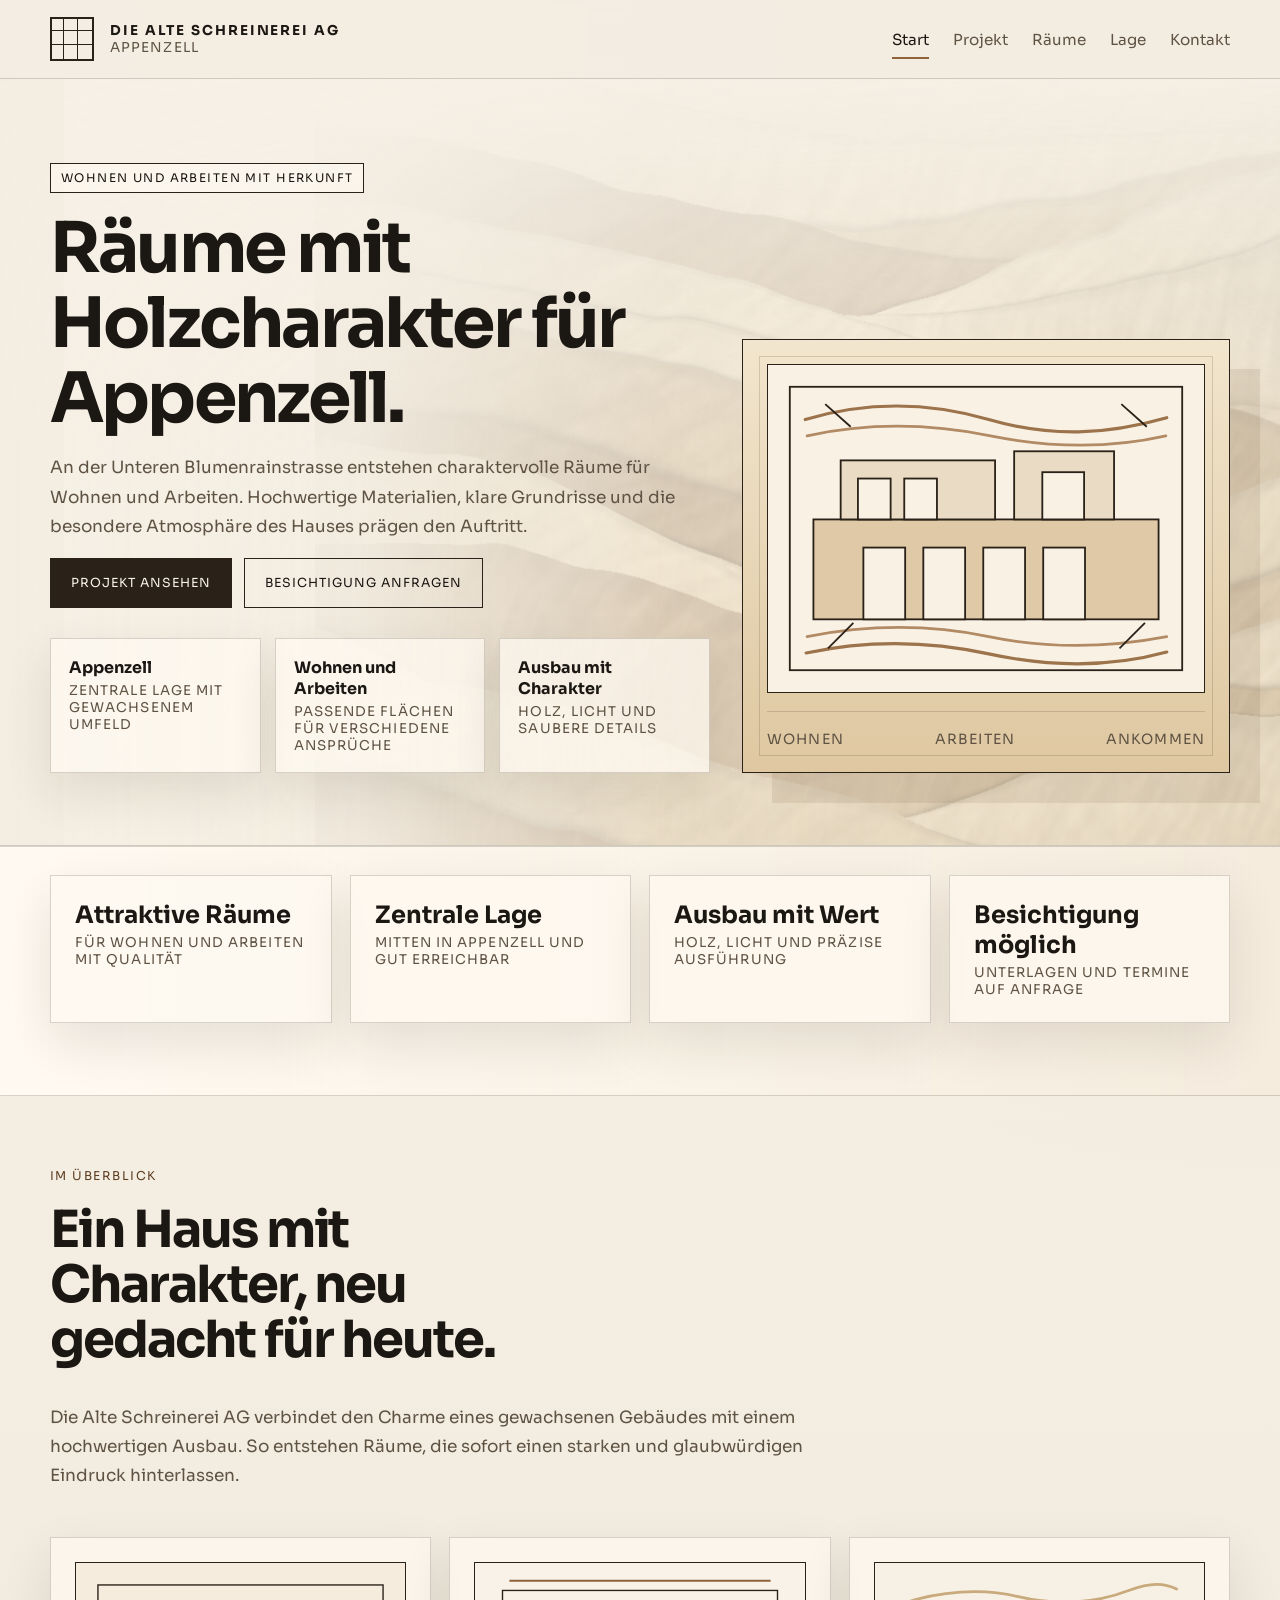
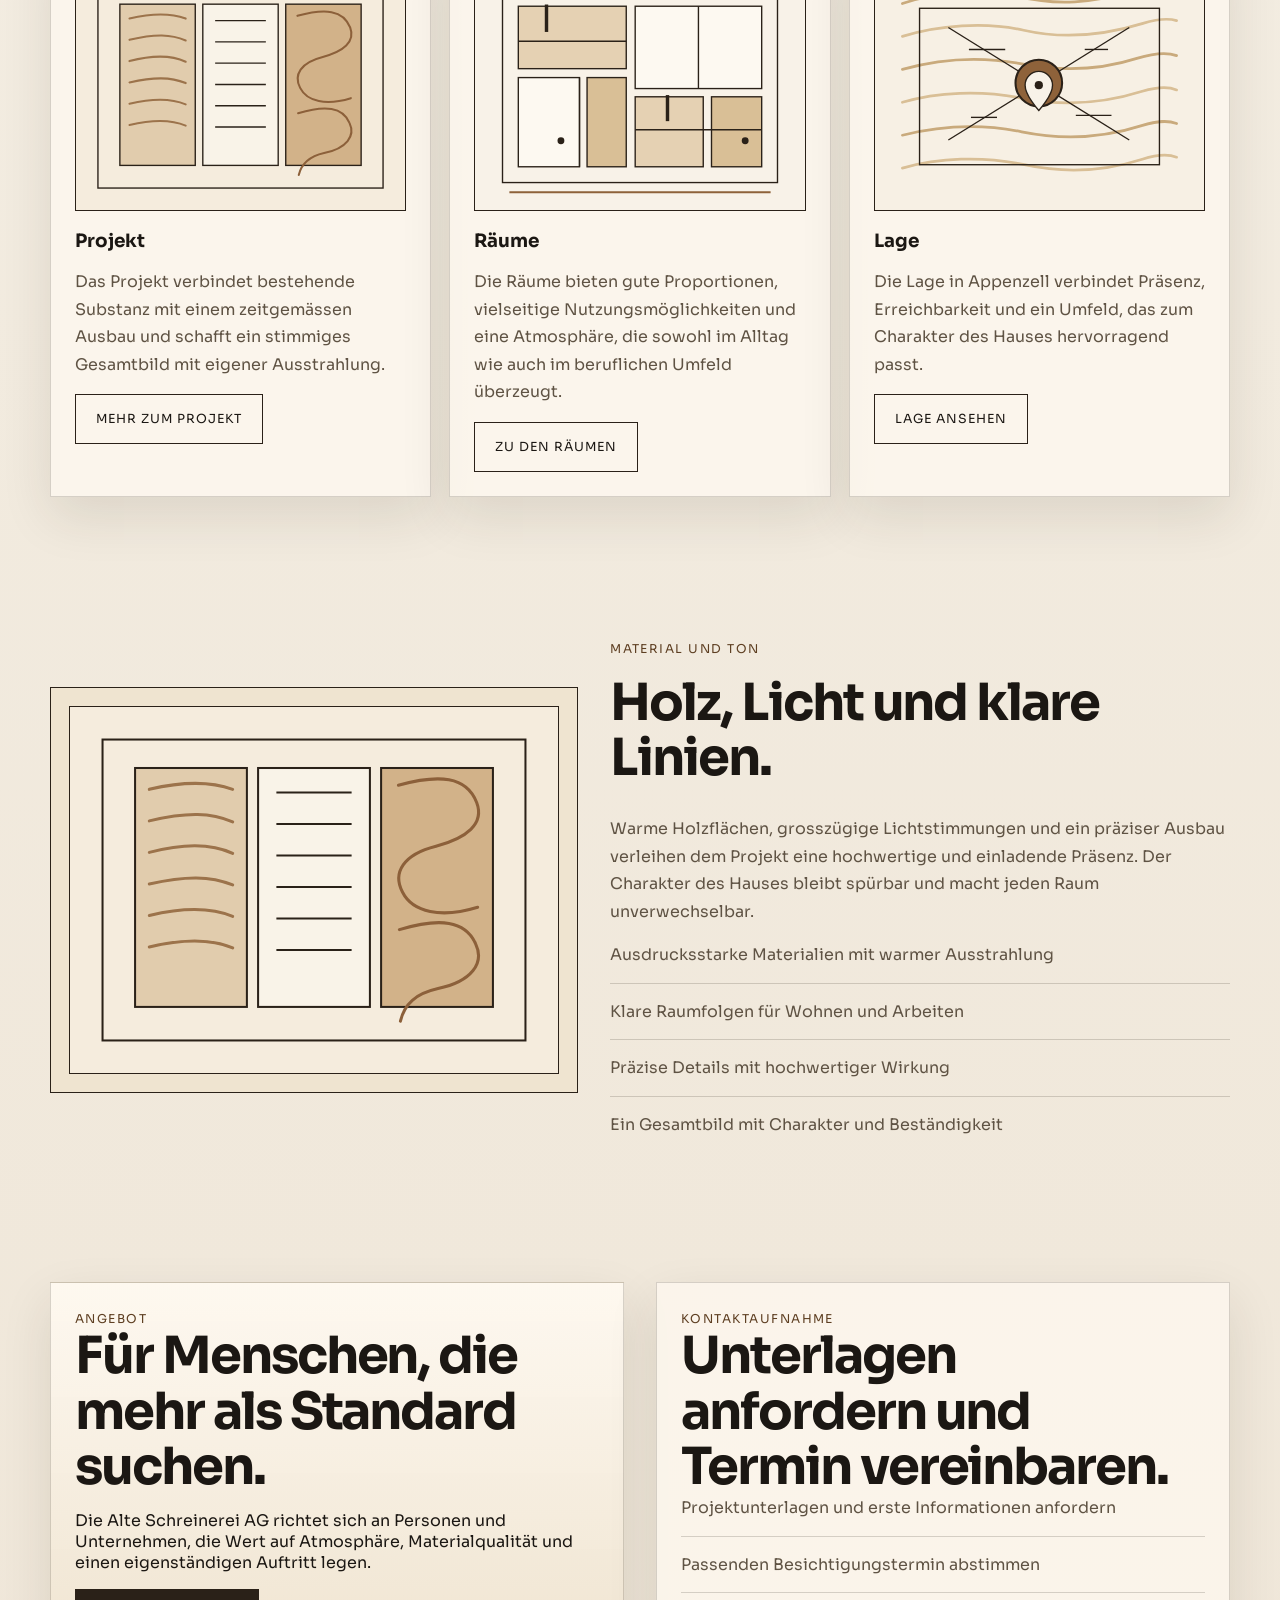
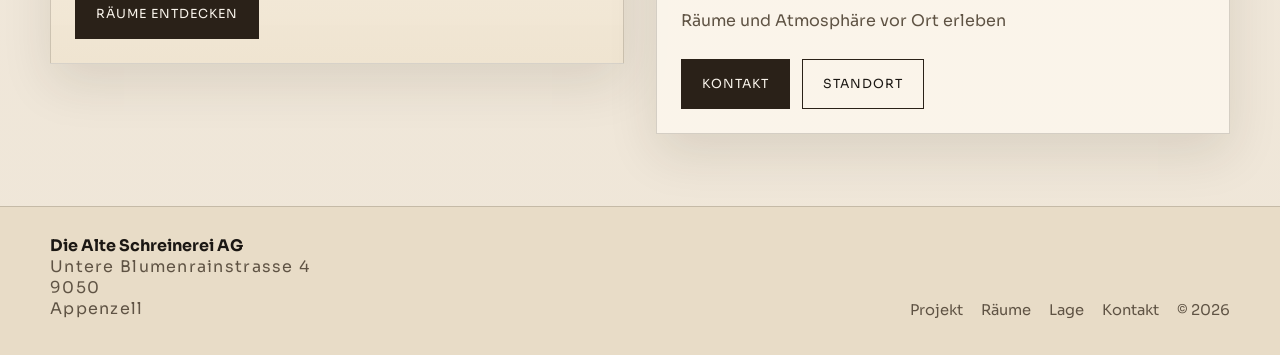
<file: index.html>
<!DOCTYPE html>
<html lang="de">
<head>
  <meta charset="utf-8">
  <meta name="viewport" content="width=device-width, initial-scale=1">
  <title>Die Alte Schreinerei AG | Räume mit Holzcharakter in Appenzell</title>
  <meta name="description" content="Die Alte Schreinerei AG entwickelt und bewirtschaftet markante Wohn- und Gewerberäume in Appenzell. Klar geplant, materialbewusst und lokal verankert.">
  <link rel="preconnect" href="https://fonts.googleapis.com">
  <link rel="preconnect" href="https://fonts.gstatic.com" crossorigin>
  <link href="https://fonts.googleapis.com/css2?family=Sora:wght@400;500;600;700&display=swap" rel="stylesheet">
  <link rel="stylesheet" href="styles.css">
</head>
<body data-page="index">
  <div class="site-shell">
    <header class="site-header">
      <div class="header-inner">
        <a class="brand-mark" href="index.html" aria-label="Die Alte Schreinerei AG Startseite">
          <span class="brand-copy">
            <strong>Die Alte Schreinerei AG</strong>
            <span>Appenzell</span>
          </span>
        </a>
        <button class="nav-toggle" type="button" aria-expanded="false" aria-controls="site-menu">Menü</button>
        <nav class="site-nav" id="site-menu" aria-label="Hauptnavigation">
          <a href="index.html" aria-current="page">Start</a>
          <a href="projekt.html">Projekt</a>
          <a href="raeume.html">Räume</a>
          <a href="lage.html">Lage</a>
          <a href="kontakt.html">Kontakt</a>
        </nav>
      </div>
    </header>

    <main>
      <section class="hero">
        <div class="hero-shader" aria-hidden="true">
          <iframe
            class="hero-shader-frame"
            src="assets/painted-strata.html"
            loading="lazy"
            tabindex="-1"
            title="Holzstruktur Hintergrund"
          ></iframe>
        </div>
        <div class="section-inner hero-grid">
          <div class="hero-copy">
            <span class="eyebrow">Wohnen und Arbeiten mit Herkunft</span>
            <h3 class="sr-only">Die Alte Schreinerei AG</h3>
            <h3 class="hero-title">Räume mit Holzcharakter für Appenzell.</h3>
            <p>An der Unteren Blumenrainstrasse entstehen charaktervolle Räume für Wohnen und Arbeiten. Hochwertige Materialien, klare Grundrisse und die besondere Atmosphäre des Hauses prägen den Auftritt.</p>
            <div class="button-row">
              <a class="button" href="projekt.html">Projekt ansehen</a>
              <a class="button button-secondary" href="kontakt.html">Besichtigung anfragen</a>
            </div>
            <div class="hero-meta">
              <div class="hero-block">
                <strong>Appenzell</strong>
                <span>Zentrale Lage mit gewachsenem Umfeld</span>
              </div>
              <div class="hero-block">
                <strong>Wohnen und Arbeiten</strong>
                <span>Passende Flächen für verschiedene Ansprüche</span>
              </div>
              <div class="hero-block">
                <strong>Ausbau mit Charakter</strong>
                <span>Holz, Licht und saubere Details</span>
              </div>
            </div>
          </div>
          <div class="hero-visual">
            <img src="assets/hero-grain.svg" alt="Stilisierte Ansicht eines Gebäudes mit Holzanmutung">
            <div class="visual-caption">
              <span>Wohnen</span>
              <span>Arbeiten</span>
              <span>Ankommen</span>
            </div>
          </div>
        </div>
      </section>

      <section class="section section-tight intro-band">
        <div class="section-inner">
          <div class="metric-grid">
            <div class="metric">
              <strong class="metric-value">Attraktive Räume</strong>
              <span class="metric-label">Für Wohnen und Arbeiten mit Qualität</span>
            </div>
            <div class="metric">
              <strong class="metric-value">Zentrale Lage</strong>
              <span class="metric-label">Mitten in Appenzell und gut erreichbar</span>
            </div>
            <div class="metric">
              <strong class="metric-value">Ausbau mit Wert</strong>
              <span class="metric-label">Holz, Licht und präzise Ausführung</span>
            </div>
            <div class="metric">
              <strong class="metric-value">Besichtigung möglich</strong>
              <span class="metric-label">Unterlagen und Termine auf Anfrage</span>
            </div>
          </div>
        </div>
      </section>

      <section class="section">
        <div class="section-inner">
          <div class="section-header">
            <span class="section-kicker">Im Überblick</span>
            <h3 class="section-title">Ein Haus mit Charakter, neu gedacht für heute.</h3>
            <p class="intro-text">Die Alte Schreinerei AG verbindet den Charme eines gewachsenen Gebäudes mit einem hochwertigen Ausbau. So entstehen Räume, die sofort einen starken und glaubwürdigen Eindruck hinterlassen.</p>
          </div>
          <div class="card-grid">
            <article class="card">
              <img src="assets/material-panel.svg" alt="Grafische Darstellung von Holzoberflächen und Materialfeldern">
              <h3>Projekt</h3>
              <p>Das Projekt verbindet bestehende Substanz mit einem zeitgemässen Ausbau und schafft ein stimmiges Gesamtbild mit eigener Ausstrahlung.</p>
              <a class="button button-secondary" href="projekt.html">Mehr zum Projekt</a>
            </article>
            <article class="card">
              <img src="assets/spaces-panel.svg" alt="Grafische Darstellung von Raumaufteilungen">
              <h3>Räume</h3>
              <p>Die Räume bieten gute Proportionen, vielseitige Nutzungsmöglichkeiten und eine Atmosphäre, die sowohl im Alltag wie auch im beruflichen Umfeld überzeugt.</p>
              <a class="button button-secondary" href="raeume.html">Zu den Räumen</a>
            </article>
            <article class="card">
              <img src="assets/location-panel.svg" alt="Grafische Darstellung der Lage in Appenzell">
              <h3>Lage</h3>
              <p>Die Lage in Appenzell verbindet Präsenz, Erreichbarkeit und ein Umfeld, das zum Charakter des Hauses hervorragend passt.</p>
              <a class="button button-secondary" href="lage.html">Lage ansehen</a>
            </article>
          </div>
        </div>
      </section>

      <section class="section">
        <div class="section-inner split-grid">
          <div class="panel-visual">
            <img src="assets/material-panel.svg" alt="Holzbild mit geraden Linien und ruhiger Struktur">
          </div>
          <div>
            <div class="section-header">
              <span class="section-kicker">Material und Ton</span>
            <h3 class="section-title">Holz, Licht und klare Linien.</h3>
            </div>
            <p class="section-copy">Warme Holzflächen, grosszügige Lichtstimmungen und ein präziser Ausbau verleihen dem Projekt eine hochwertige und einladende Präsenz. Der Charakter des Hauses bleibt spürbar und macht jeden Raum unverwechselbar.</p>
            <ul class="bullet-list">
              <li>Ausdrucksstarke Materialien mit warmer Ausstrahlung</li>
              <li>Klare Raumfolgen für Wohnen und Arbeiten</li>
              <li>Präzise Details mit hochwertiger Wirkung</li>
              <li>Ein Gesamtbild mit Charakter und Beständigkeit</li>
            </ul>
          </div>
        </div>
      </section>

      <section class="section">
        <div class="section-inner content-grid">
          <div class="note-panel">
            <span class="section-kicker">Angebot</span>
            <h3 class="section-title">Für Menschen, die mehr als Standard suchen.</h3>
            <p>Die Alte Schreinerei AG richtet sich an Personen und Unternehmen, die Wert auf Atmosphäre, Materialqualität und einen eigenständigen Auftritt legen.</p>
            <a class="button" href="raeume.html">Räume entdecken</a>
          </div>
          <div class="list-panel">
            <span class="section-kicker">Kontaktaufnahme</span>
            <h3 class="section-title">Unterlagen anfordern und Termin vereinbaren.</h3>
            <ul class="plain-list">
              <li>Projektunterlagen und erste Informationen anfordern</li>
              <li>Passenden Besichtigungstermin abstimmen</li>
              <li>Räume und Atmosphäre vor Ort erleben</li>
            </ul>
            <div class="button-row" style="margin-top: 24px;">
              <a class="button" href="kontakt.html">Kontakt</a>
              <a class="button button-secondary" href="lage.html">Standort</a>
            </div>
          </div>
        </div>
      </section>
    </main>

    <footer class="site-footer">
      <div class="footer-inner">
        <div>
          <div class="footer-brand">
            <strong>Die Alte Schreinerei AG</strong>
            <span>Untere Blumenrainstrasse 4<br>9050<br>Appenzell</span>
          </div>
        </div>
        <div class="footer-links">
          <a href="projekt.html">Projekt</a>
          <a href="raeume.html">Räume</a>
          <a href="lage.html">Lage</a>
          <a href="kontakt.html">Kontakt</a>
          <span>&copy; <span data-year></span></span>
        </div>
      </div>
    </footer>
  </div>
  <script src="site.js" defer></script>
</body>
</html>
</file>
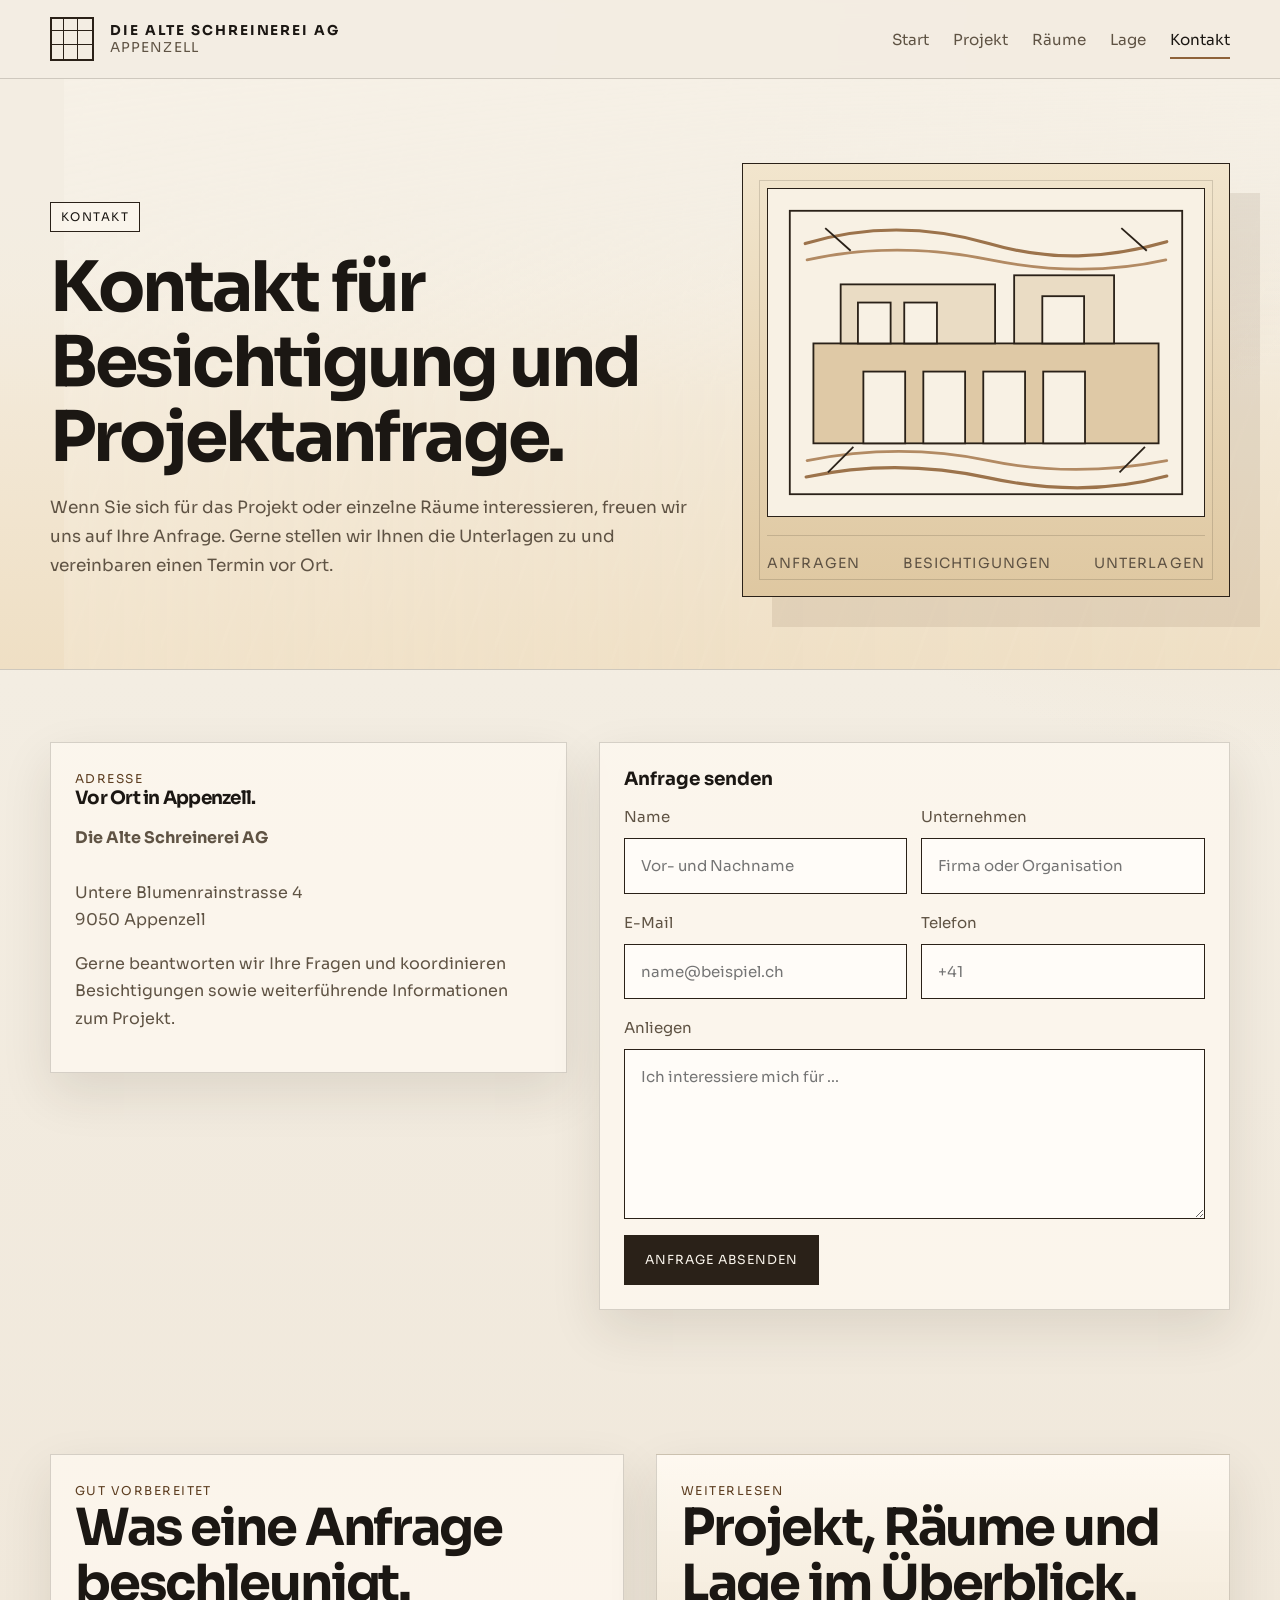
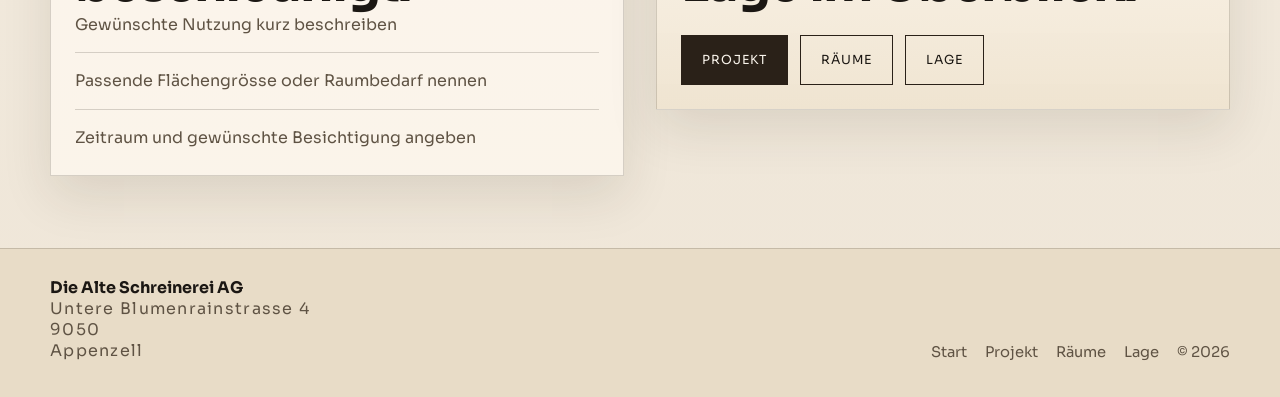
<file: kontakt.html>
<!DOCTYPE html>
<html lang="de">
<head>
  <meta charset="utf-8">
  <meta name="viewport" content="width=device-width, initial-scale=1">
  <title>Kontakt | Die Alte Schreinerei AG</title>
  <meta name="description" content="Kontaktieren Sie Die Alte Schreinerei AG in Appenzell für Besichtigungen, Projektfragen und Informationen zu den Räumen.">
  <link rel="preconnect" href="https://fonts.googleapis.com">
  <link rel="preconnect" href="https://fonts.gstatic.com" crossorigin>
  <link href="https://fonts.googleapis.com/css2?family=Sora:wght@400;500;600;700&display=swap" rel="stylesheet">
  <link rel="stylesheet" href="styles.css">
</head>
<body data-page="kontakt">
  <div class="site-shell">
    <header class="site-header">
      <div class="header-inner">
        <a class="brand-mark" href="index.html" aria-label="Die Alte Schreinerei AG Startseite">
          <span class="brand-copy">
            <strong>Die Alte Schreinerei AG</strong>
            <span>Appenzell</span>
          </span>
        </a>
        <button class="nav-toggle" type="button" aria-expanded="false" aria-controls="site-menu">Menü</button>
        <nav class="site-nav" id="site-menu" aria-label="Hauptnavigation">
          <a href="index.html">Start</a>
          <a href="projekt.html">Projekt</a>
          <a href="raeume.html">Räume</a>
          <a href="lage.html">Lage</a>
          <a href="kontakt.html" aria-current="page">Kontakt</a>
        </nav>
      </div>
    </header>

    <main>
      <section class="hero">
        <div class="section-inner hero-grid">
          <div class="hero-copy">
            <span class="eyebrow">Kontakt</span>
            <h3 class="sr-only">Kontakt zur Die Alte Schreinerei AG</h3>
            <h3 class="page-title">Kontakt für Besichtigung und Projektanfrage.</h3>
            <p class="page-lead">Wenn Sie sich für das Projekt oder einzelne Räume interessieren, freuen wir uns auf Ihre Anfrage. Gerne stellen wir Ihnen die Unterlagen zu und vereinbaren einen Termin vor Ort.</p>
          </div>
          <div class="hero-visual">
            <img src="assets/hero-grain.svg" alt="Grafische Gebäudedarstellung als Kontaktmotiv">
            <div class="visual-caption">
              <span>Anfragen</span>
              <span>Besichtigungen</span>
              <span>Unterlagen</span>
            </div>
          </div>
        </div>
      </section>

      <section class="section">
        <div class="section-inner contact-grid">
          <div class="contact-card">
            <span class="section-kicker">Adresse</span>
            <h3 class="section-title">Vor Ort in Appenzell.</h3>
            <p><strong>Die Alte Schreinerei AG</strong><br>Untere Blumenrainstrasse 4<br>9050 Appenzell</p>
            <p>Gerne beantworten wir Ihre Fragen und koordinieren Besichtigungen sowie weiterführende Informationen zum Projekt.</p>
          </div>
          <div class="form-panel">
            <h3>Anfrage senden</h3>
            <form>
              <div class="field-row">
                <label>
                  Name
                  <input type="text" name="name" placeholder="Vor- und Nachname">
                </label>
                <label>
                  Unternehmen
                  <input type="text" name="company" placeholder="Firma oder Organisation">
                </label>
              </div>
              <div class="field-row">
                <label>
                  E-Mail
                  <input type="email" name="email" placeholder="name@beispiel.ch">
                </label>
                <label>
                  Telefon
                  <input type="tel" name="phone" placeholder="+41">
                </label>
              </div>
              <label>
                Anliegen
                <textarea name="message" placeholder="Ich interessiere mich für ..."></textarea>
              </label>
              <div class="button-row">
                <button class="button" type="submit">Anfrage absenden</button>
              </div>
            </form>
          </div>
        </div>
      </section>

      <section class="section">
        <div class="section-inner content-grid">
          <div class="list-panel">
            <span class="section-kicker">Gut vorbereitet</span>
            <h3 class="section-title">Was eine Anfrage beschleunigt.</h3>
            <ul class="plain-list">
              <li>Gewünschte Nutzung kurz beschreiben</li>
              <li>Passende Flächengrösse oder Raumbedarf nennen</li>
              <li>Zeitraum und gewünschte Besichtigung angeben</li>
            </ul>
          </div>
          <div class="note-panel">
            <span class="section-kicker">Weiterlesen</span>
            <h3 class="section-title">Projekt, Räume und Lage im Überblick.</h3>
            <div class="button-row" style="margin-top: 24px;">
              <a class="button" href="projekt.html">Projekt</a>
              <a class="button button-secondary" href="raeume.html">Räume</a>
              <a class="button button-secondary" href="lage.html">Lage</a>
            </div>
          </div>
        </div>
      </section>
    </main>

    <footer class="site-footer">
      <div class="footer-inner">
        <div>
          <div class="footer-brand">
            <strong>Die Alte Schreinerei AG</strong>
            <span>Untere Blumenrainstrasse 4<br>9050<br>Appenzell</span>
          </div>
        </div>
        <div class="footer-links">
          <a href="index.html">Start</a>
          <a href="projekt.html">Projekt</a>
          <a href="raeume.html">Räume</a>
          <a href="lage.html">Lage</a>
          <span>&copy; <span data-year></span></span>
        </div>
      </div>
    </footer>
  </div>
  <script src="site.js" defer></script>
</body>
</html>
</file>
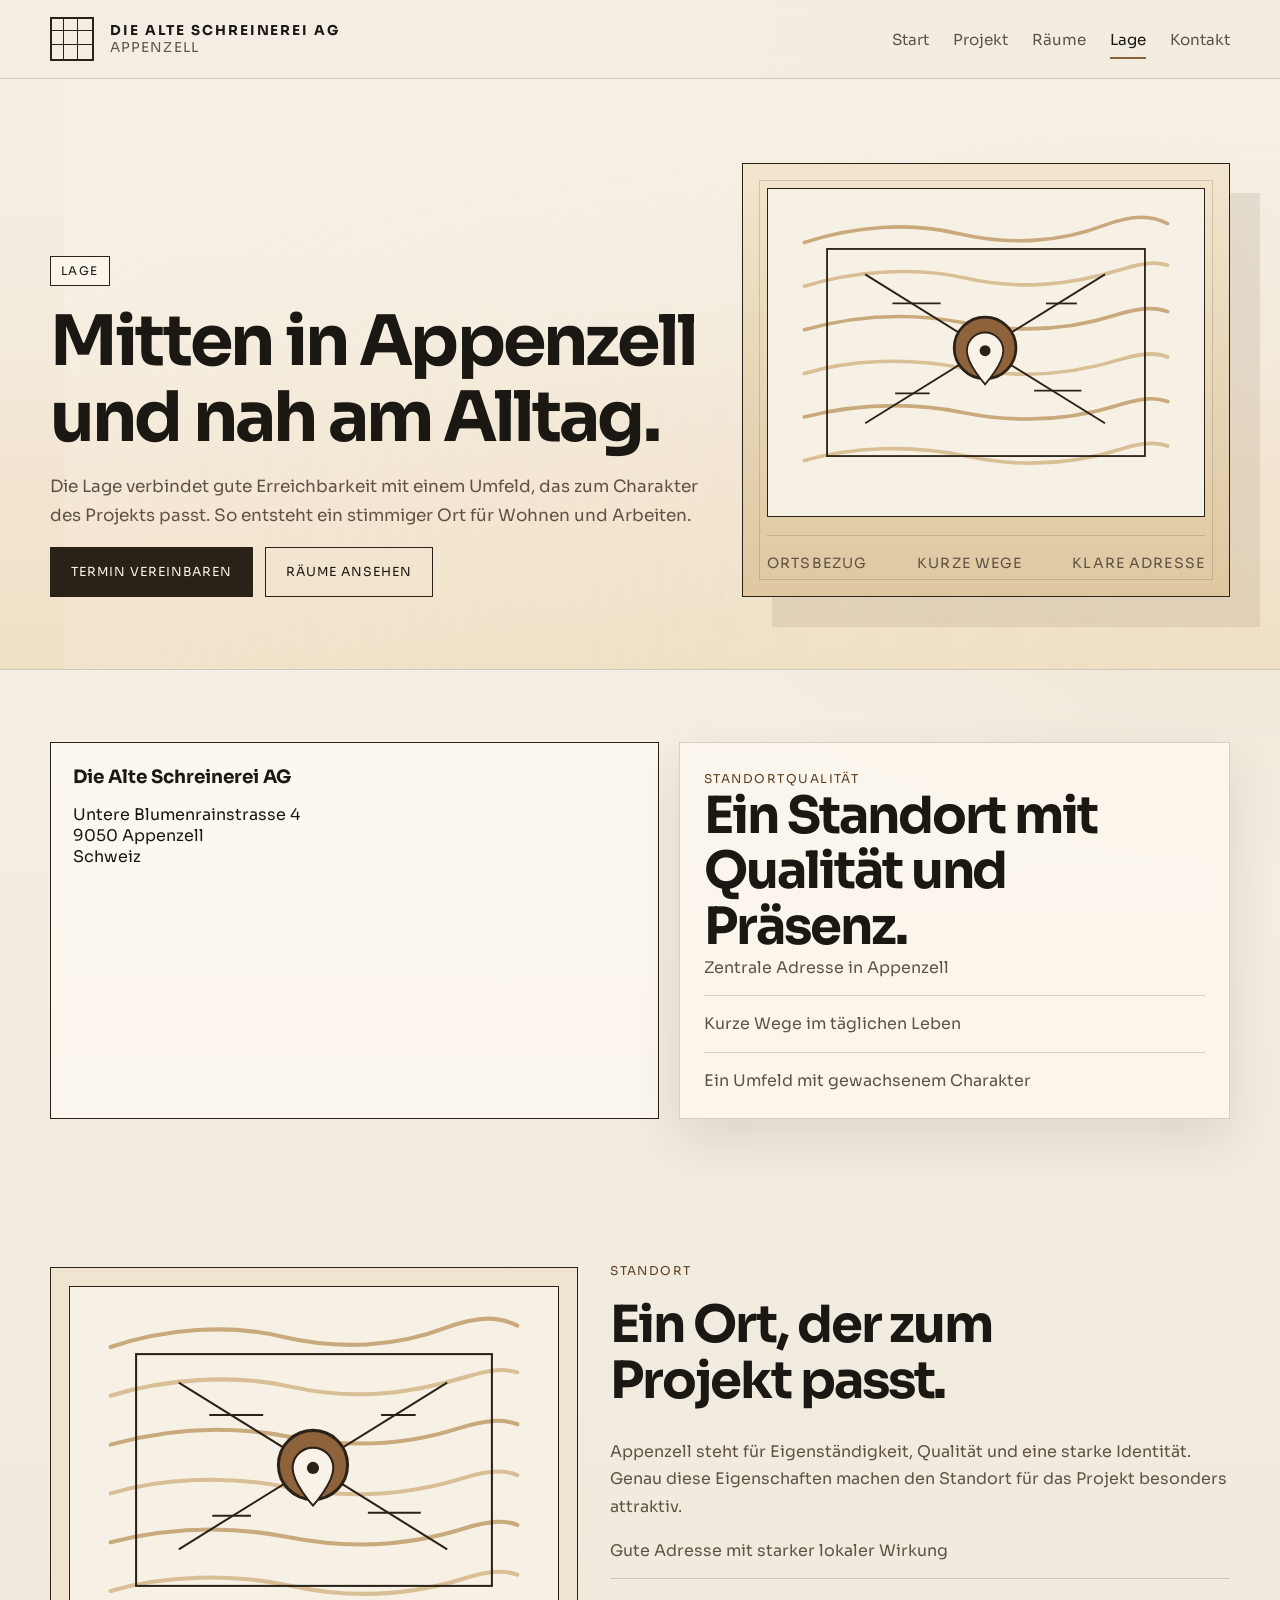
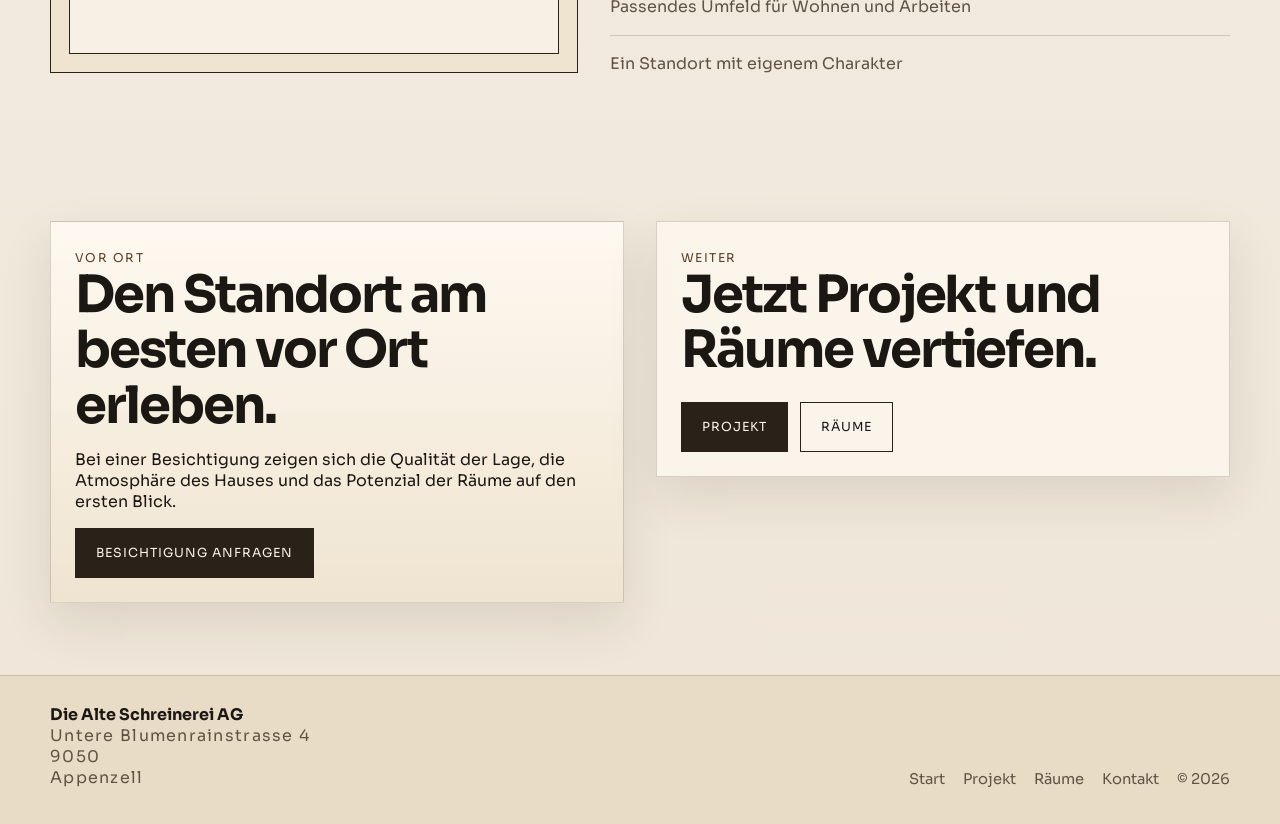
<file: lage.html>
<!DOCTYPE html>
<html lang="de">
<head>
  <meta charset="utf-8">
  <meta name="viewport" content="width=device-width, initial-scale=1">
  <title>Lage | Die Alte Schreinerei AG</title>
  <meta name="description" content="Die Lage der Die Alte Schreinerei AG in Appenzell: lokal verankert, überschaubar und mit kurzen Wegen im Alltag.">
  <link rel="preconnect" href="https://fonts.googleapis.com">
  <link rel="preconnect" href="https://fonts.gstatic.com" crossorigin>
  <link href="https://fonts.googleapis.com/css2?family=Sora:wght@400;500;600;700&display=swap" rel="stylesheet">
  <link rel="stylesheet" href="styles.css">
</head>
<body data-page="lage">
  <div class="site-shell">
    <header class="site-header">
      <div class="header-inner">
        <a class="brand-mark" href="index.html" aria-label="Die Alte Schreinerei AG Startseite">
          <span class="brand-copy">
            <strong>Die Alte Schreinerei AG</strong>
            <span>Appenzell</span>
          </span>
        </a>
        <button class="nav-toggle" type="button" aria-expanded="false" aria-controls="site-menu">Menü</button>
        <nav class="site-nav" id="site-menu" aria-label="Hauptnavigation">
          <a href="index.html">Start</a>
          <a href="projekt.html">Projekt</a>
          <a href="raeume.html">Räume</a>
          <a href="lage.html" aria-current="page">Lage</a>
          <a href="kontakt.html">Kontakt</a>
        </nav>
      </div>
    </header>

    <main>
      <section class="hero">
        <div class="section-inner hero-grid">
          <div class="hero-copy">
            <span class="eyebrow">Lage</span>
            <h3 class="sr-only">Lage der Die Alte Schreinerei AG in Appenzell</h3>
            <h3 class="page-title">Mitten in Appenzell und nah am Alltag.</h3>
            <p class="page-lead">Die Lage verbindet gute Erreichbarkeit mit einem Umfeld, das zum Charakter des Projekts passt. So entsteht ein stimmiger Ort für Wohnen und Arbeiten.</p>
            <div class="button-row">
              <a class="button" href="kontakt.html">Termin vereinbaren</a>
              <a class="button button-secondary" href="raeume.html">Räume ansehen</a>
            </div>
          </div>
          <div class="hero-visual">
            <img src="assets/location-panel.svg" alt="Stilisierte Lagekarte mit markiertem Standort">
            <div class="visual-caption">
              <span>Ortsbezug</span>
              <span>Kurze Wege</span>
              <span>Klare Adresse</span>
            </div>
          </div>
        </div>
      </section>

      <section class="section">
        <div class="section-inner location-grid">
          <div class="address-block">
            <strong>Die Alte Schreinerei AG</strong>
            <p>Untere Blumenrainstrasse 4<br>9050 Appenzell<br>Schweiz</p>
          </div>
          <div class="list-panel">
            <span class="section-kicker">Standortqualität</span>
            <h3 class="section-title">Ein Standort mit Qualität und Präsenz.</h3>
            <ul class="plain-list">
              <li>Zentrale Adresse in Appenzell</li>
              <li>Kurze Wege im täglichen Leben</li>
              <li>Ein Umfeld mit gewachsenem Charakter</li>
            </ul>
          </div>
        </div>
      </section>

      <section class="section">
        <div class="section-inner split-grid">
          <div class="panel-visual">
            <img src="assets/location-panel.svg" alt="Grafische Karte mit Linien und Standortpunkt">
          </div>
          <div>
            <div class="section-header">
              <span class="section-kicker">Standort</span>
              <h3 class="section-title">Ein Ort, der zum Projekt passt.</h3>
            </div>
            <p class="section-copy">Appenzell steht für Eigenständigkeit, Qualität und eine starke Identität. Genau diese Eigenschaften machen den Standort für das Projekt besonders attraktiv.</p>
            <ul class="bullet-list">
              <li>Gute Adresse mit starker lokaler Wirkung</li>
              <li>Passendes Umfeld für Wohnen und Arbeiten</li>
              <li>Ein Standort mit eigenem Charakter</li>
            </ul>
          </div>
        </div>
      </section>

      <section class="section">
        <div class="section-inner content-grid">
          <div class="note-panel">
            <span class="section-kicker">Vor Ort</span>
            <h3 class="section-title">Den Standort am besten vor Ort erleben.</h3>
            <p>Bei einer Besichtigung zeigen sich die Qualität der Lage, die Atmosphäre des Hauses und das Potenzial der Räume auf den ersten Blick.</p>
            <a class="button" href="kontakt.html">Besichtigung anfragen</a>
          </div>
          <div class="list-panel">
            <span class="section-kicker">Weiter</span>
            <h3 class="section-title">Jetzt Projekt und Räume vertiefen.</h3>
            <div class="button-row" style="margin-top: 24px;">
              <a class="button" href="projekt.html">Projekt</a>
              <a class="button button-secondary" href="raeume.html">Räume</a>
            </div>
          </div>
        </div>
      </section>
    </main>

    <footer class="site-footer">
      <div class="footer-inner">
        <div>
          <div class="footer-brand">
            <strong>Die Alte Schreinerei AG</strong>
            <span>Untere Blumenrainstrasse 4<br>9050<br>Appenzell</span>
          </div>
        </div>
        <div class="footer-links">
          <a href="index.html">Start</a>
          <a href="projekt.html">Projekt</a>
          <a href="raeume.html">Räume</a>
          <a href="kontakt.html">Kontakt</a>
          <span>&copy; <span data-year></span></span>
        </div>
      </div>
    </footer>
  </div>
  <script src="site.js" defer></script>
</body>
</html>
</file>
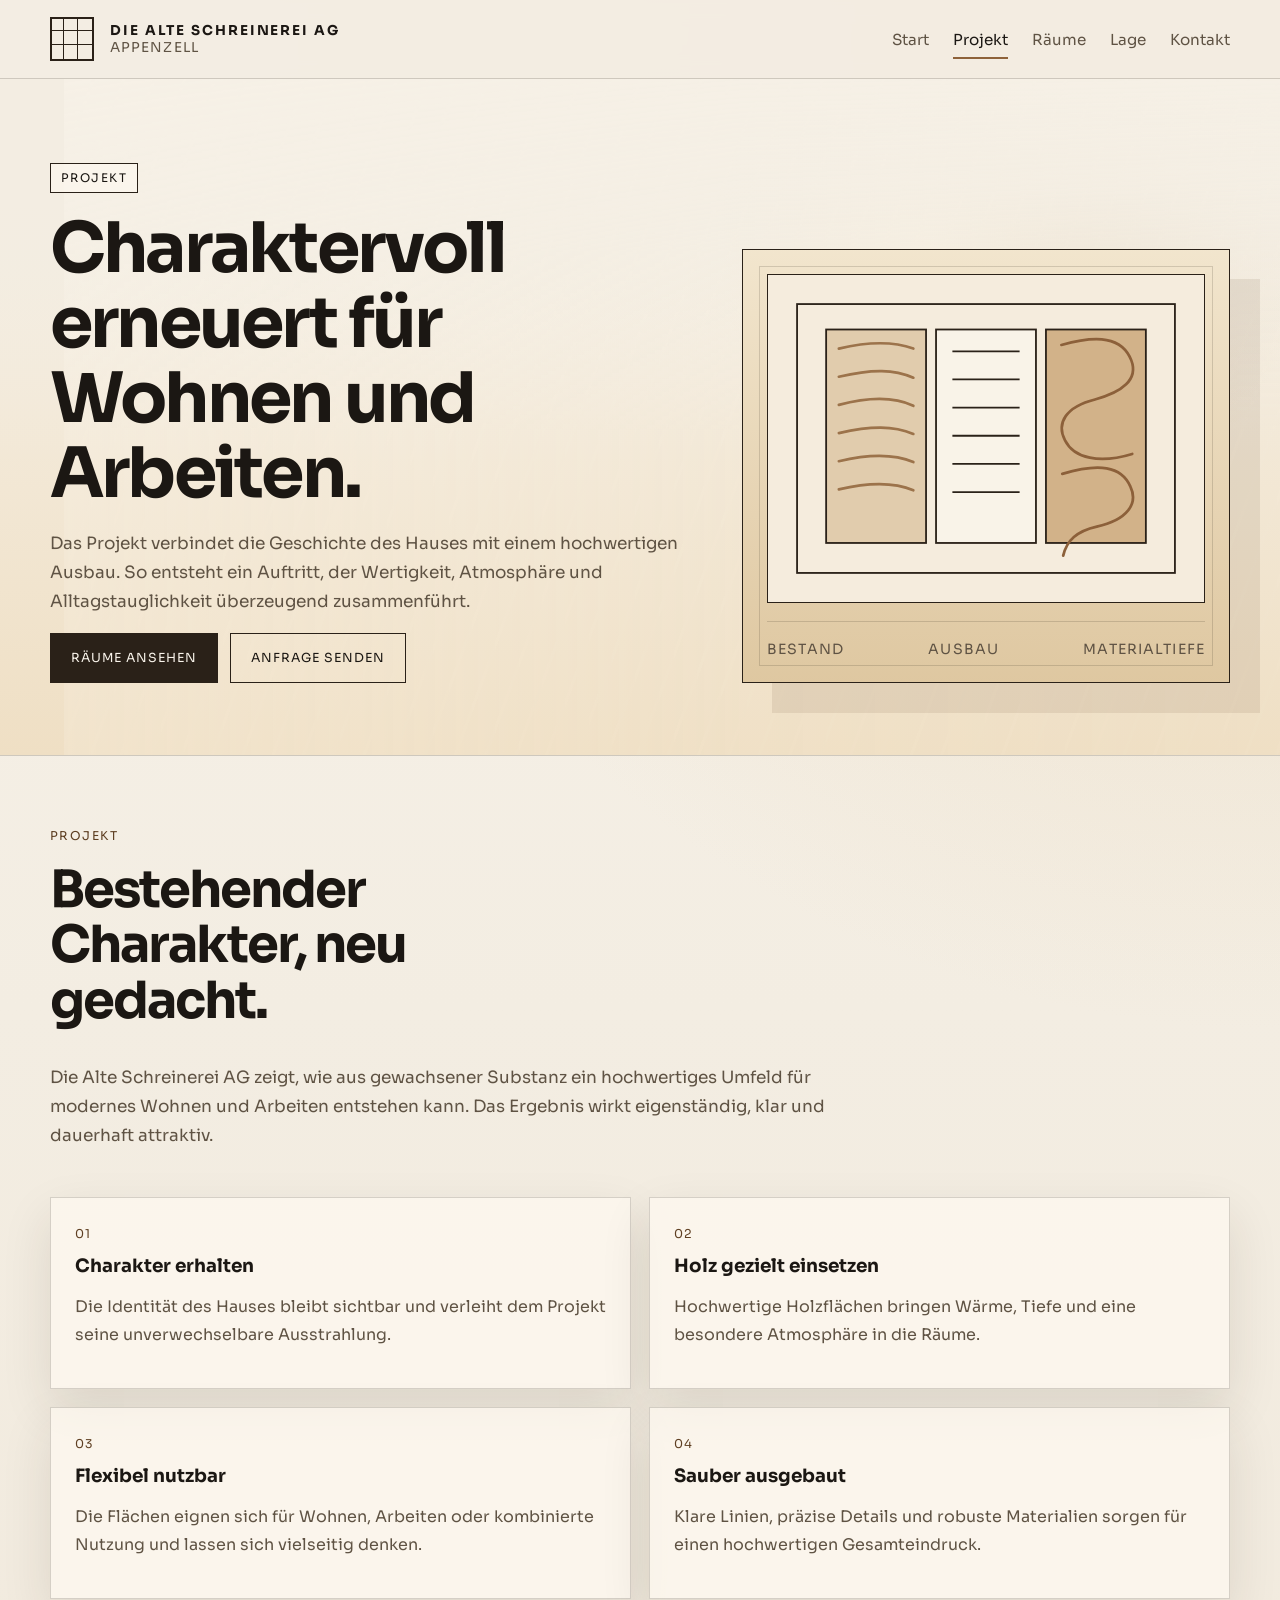
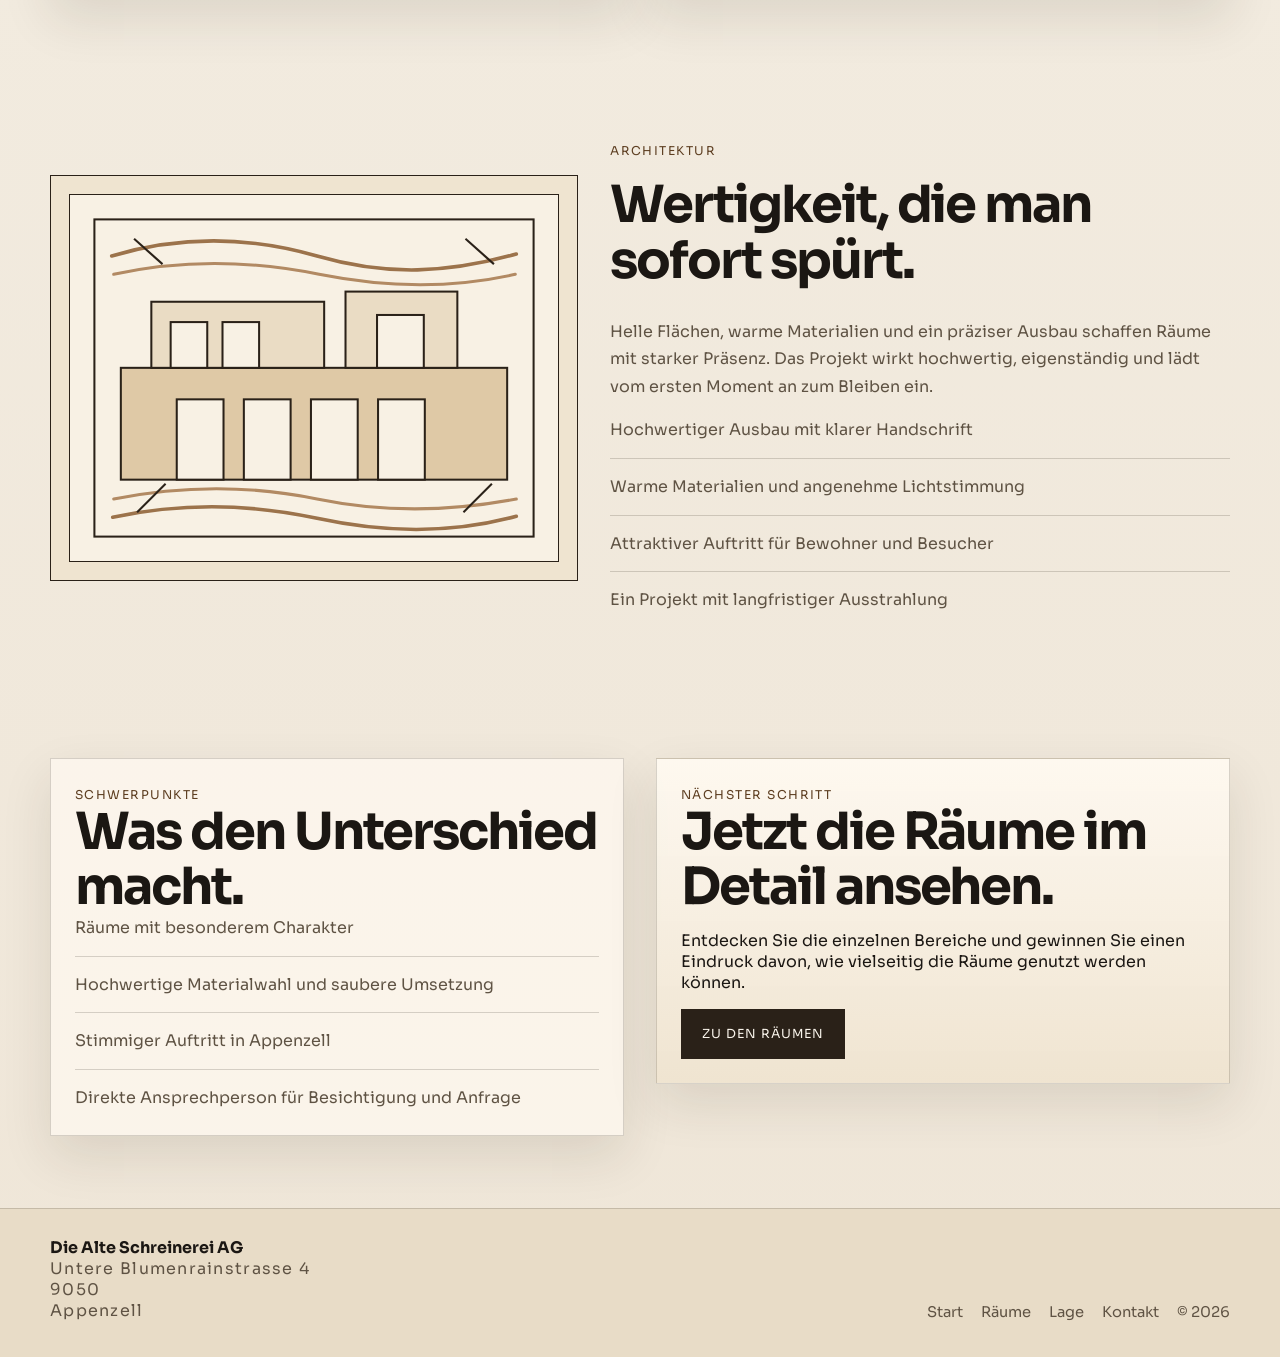
<file: projekt.html>
<!DOCTYPE html>
<html lang="de">
<head>
  <meta charset="utf-8">
  <meta name="viewport" content="width=device-width, initial-scale=1">
  <title>Projekt | Die Alte Schreinerei AG</title>
  <meta name="description" content="Das Projekt von Die Alte Schreinerei AG verbindet Bestand, Holzcharakter und klar geplante Nutzungen in Appenzell.">
  <link rel="preconnect" href="https://fonts.googleapis.com">
  <link rel="preconnect" href="https://fonts.gstatic.com" crossorigin>
  <link href="https://fonts.googleapis.com/css2?family=Sora:wght@400;500;600;700&display=swap" rel="stylesheet">
  <link rel="stylesheet" href="styles.css">
</head>
<body data-page="projekt">
  <div class="site-shell">
    <header class="site-header">
      <div class="header-inner">
        <a class="brand-mark" href="index.html" aria-label="Die Alte Schreinerei AG Startseite">
          <span class="brand-copy">
            <strong>Die Alte Schreinerei AG</strong>
            <span>Appenzell</span>
          </span>
        </a>
        <button class="nav-toggle" type="button" aria-expanded="false" aria-controls="site-menu">Menü</button>
        <nav class="site-nav" id="site-menu" aria-label="Hauptnavigation">
          <a href="index.html">Start</a>
          <a href="projekt.html" aria-current="page">Projekt</a>
          <a href="raeume.html">Räume</a>
          <a href="lage.html">Lage</a>
          <a href="kontakt.html">Kontakt</a>
        </nav>
      </div>
    </header>

    <main>
      <section class="hero">
        <div class="section-inner hero-grid">
          <div class="hero-copy">
            <span class="eyebrow">Projekt</span>
            <h3 class="sr-only">Projekt der Die Alte Schreinerei AG</h3>
            <h3 class="page-title">Charaktervoll erneuert für Wohnen und Arbeiten.</h3>
            <p class="page-lead">Das Projekt verbindet die Geschichte des Hauses mit einem hochwertigen Ausbau. So entsteht ein Auftritt, der Wertigkeit, Atmosphäre und Alltagstauglichkeit überzeugend zusammenführt.</p>
            <div class="button-row">
              <a class="button" href="raeume.html">Räume ansehen</a>
              <a class="button button-secondary" href="kontakt.html">Anfrage senden</a>
            </div>
          </div>
          <div class="hero-visual">
            <img src="assets/material-panel.svg" alt="Holzflächen und konstruktive Ordnung">
            <div class="visual-caption">
              <span>Bestand</span>
              <span>Ausbau</span>
              <span>Materialtiefe</span>
            </div>
          </div>
        </div>
      </section>

      <section class="section">
        <div class="section-inner">
          <div class="section-header">
            <span class="section-kicker">Projekt</span>
            <h3 class="section-title">Bestehender Charakter, neu gedacht.</h3>
            <p class="intro-text">Die Alte Schreinerei AG zeigt, wie aus gewachsener Substanz ein hochwertiges Umfeld für modernes Wohnen und Arbeiten entstehen kann. Das Ergebnis wirkt eigenständig, klar und dauerhaft attraktiv.</p>
          </div>
          <div class="detail-grid">
            <article class="detail-card">
              <small>01</small>
              <h3>Charakter erhalten</h3>
              <p>Die Identität des Hauses bleibt sichtbar und verleiht dem Projekt seine unverwechselbare Ausstrahlung.</p>
            </article>
            <article class="detail-card">
              <small>02</small>
              <h3>Holz gezielt einsetzen</h3>
              <p>Hochwertige Holzflächen bringen Wärme, Tiefe und eine besondere Atmosphäre in die Räume.</p>
            </article>
            <article class="detail-card">
              <small>03</small>
              <h3>Flexibel nutzbar</h3>
              <p>Die Flächen eignen sich für Wohnen, Arbeiten oder kombinierte Nutzung und lassen sich vielseitig denken.</p>
            </article>
            <article class="detail-card">
              <small>04</small>
              <h3>Sauber ausgebaut</h3>
              <p>Klare Linien, präzise Details und robuste Materialien sorgen für einen hochwertigen Gesamteindruck.</p>
            </article>
          </div>
        </div>
      </section>

      <section class="section">
        <div class="section-inner split-grid">
          <div class="panel-visual">
            <img src="assets/hero-grain.svg" alt="Architektonische Komposition mit starker Horizontalität">
          </div>
          <div>
            <div class="section-header">
              <span class="section-kicker">Architektur</span>
              <h3 class="section-title">Wertigkeit, die man sofort spürt.</h3>
            </div>
            <p class="section-copy">Helle Flächen, warme Materialien und ein präziser Ausbau schaffen Räume mit starker Präsenz. Das Projekt wirkt hochwertig, eigenständig und lädt vom ersten Moment an zum Bleiben ein.</p>
            <ul class="bullet-list">
              <li>Hochwertiger Ausbau mit klarer Handschrift</li>
              <li>Warme Materialien und angenehme Lichtstimmung</li>
              <li>Attraktiver Auftritt für Bewohner und Besucher</li>
              <li>Ein Projekt mit langfristiger Ausstrahlung</li>
            </ul>
          </div>
        </div>
      </section>

      <section class="section">
        <div class="section-inner content-grid">
          <div class="list-panel">
            <span class="section-kicker">Schwerpunkte</span>
            <h3 class="section-title">Was den Unterschied macht.</h3>
            <ul class="plain-list">
              <li>Räume mit besonderem Charakter</li>
              <li>Hochwertige Materialwahl und saubere Umsetzung</li>
              <li>Stimmiger Auftritt in Appenzell</li>
              <li>Direkte Ansprechperson für Besichtigung und Anfrage</li>
            </ul>
          </div>
          <div class="note-panel">
            <span class="section-kicker">Nächster Schritt</span>
            <h3 class="section-title">Jetzt die Räume im Detail ansehen.</h3>
            <p>Entdecken Sie die einzelnen Bereiche und gewinnen Sie einen Eindruck davon, wie vielseitig die Räume genutzt werden können.</p>
            <a class="button" href="raeume.html">Zu den Räumen</a>
          </div>
        </div>
      </section>
    </main>

    <footer class="site-footer">
      <div class="footer-inner">
        <div>
          <div class="footer-brand">
            <strong>Die Alte Schreinerei AG</strong>
            <span>Untere Blumenrainstrasse 4<br>9050<br>Appenzell</span>
          </div>
        </div>
        <div class="footer-links">
          <a href="index.html">Start</a>
          <a href="raeume.html">Räume</a>
          <a href="lage.html">Lage</a>
          <a href="kontakt.html">Kontakt</a>
          <span>&copy; <span data-year></span></span>
        </div>
      </div>
    </footer>
  </div>
  <script src="site.js" defer></script>
</body>
</html>
</file>
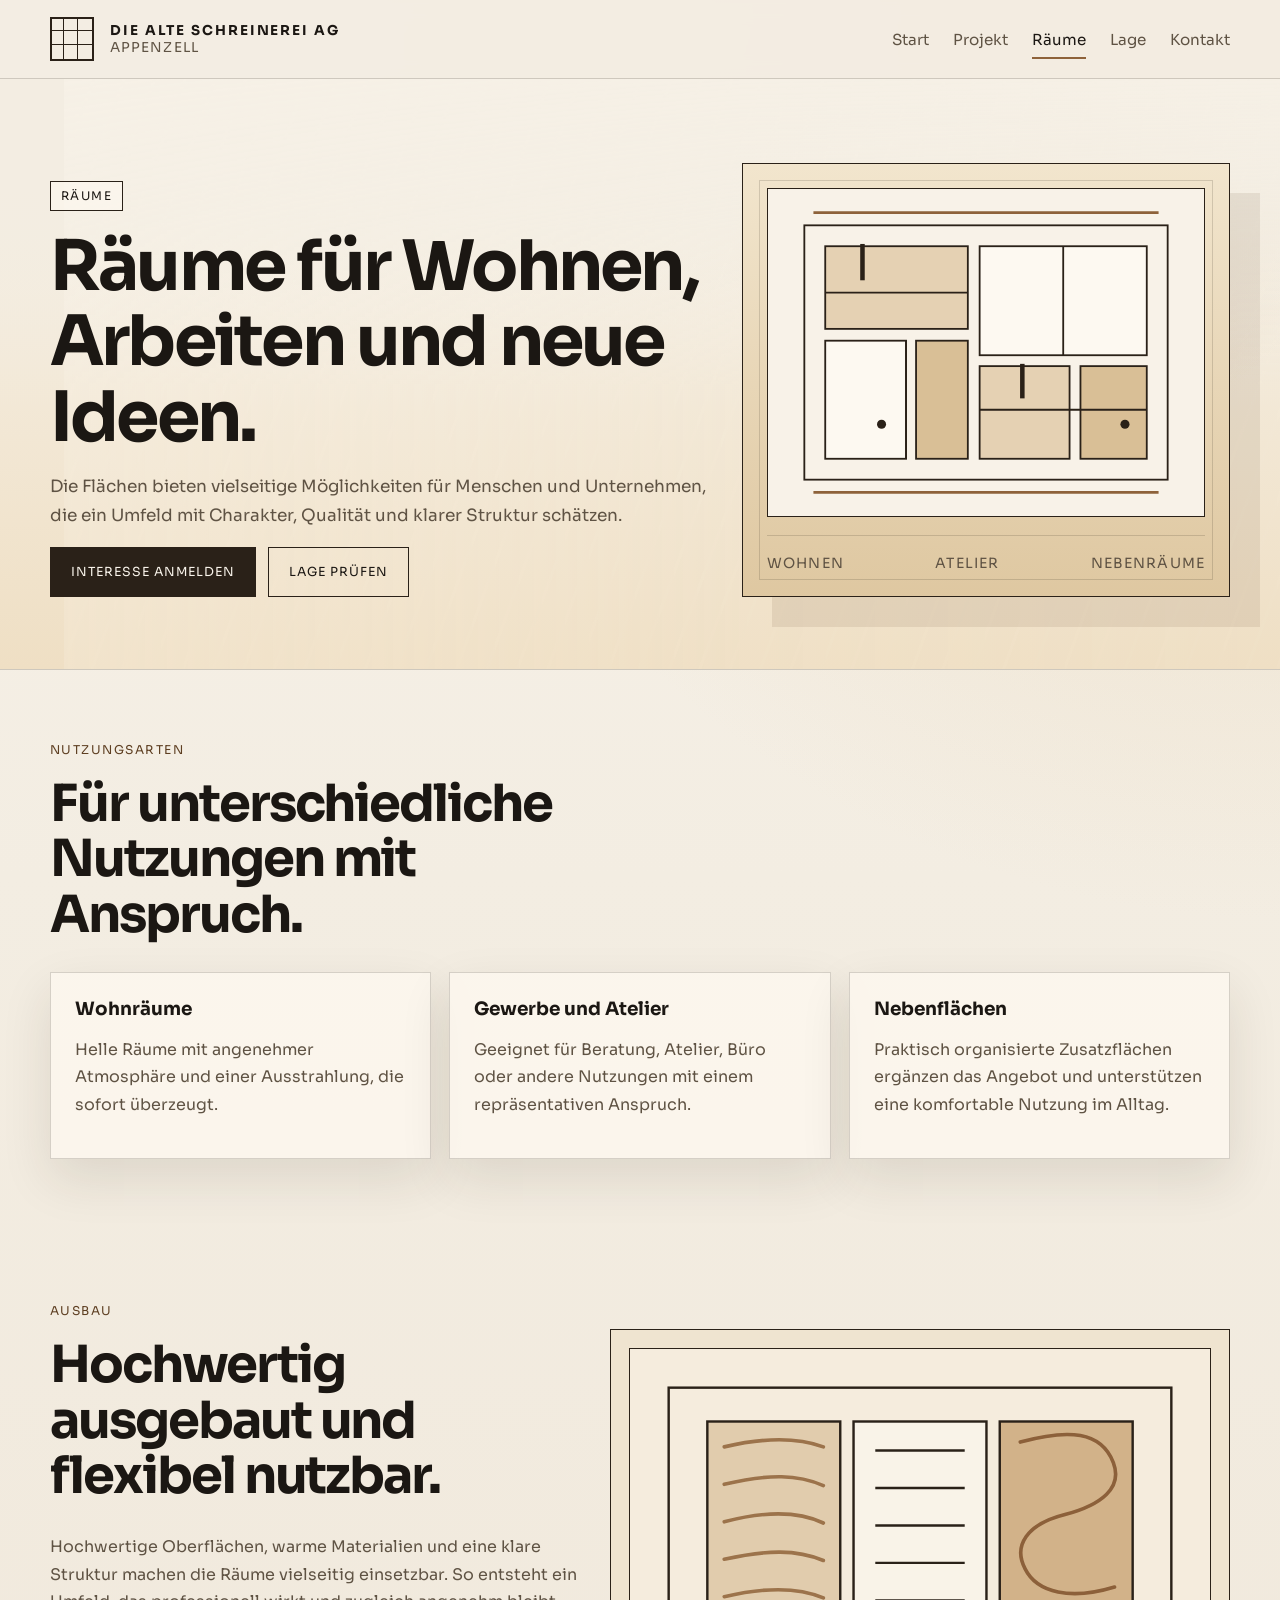
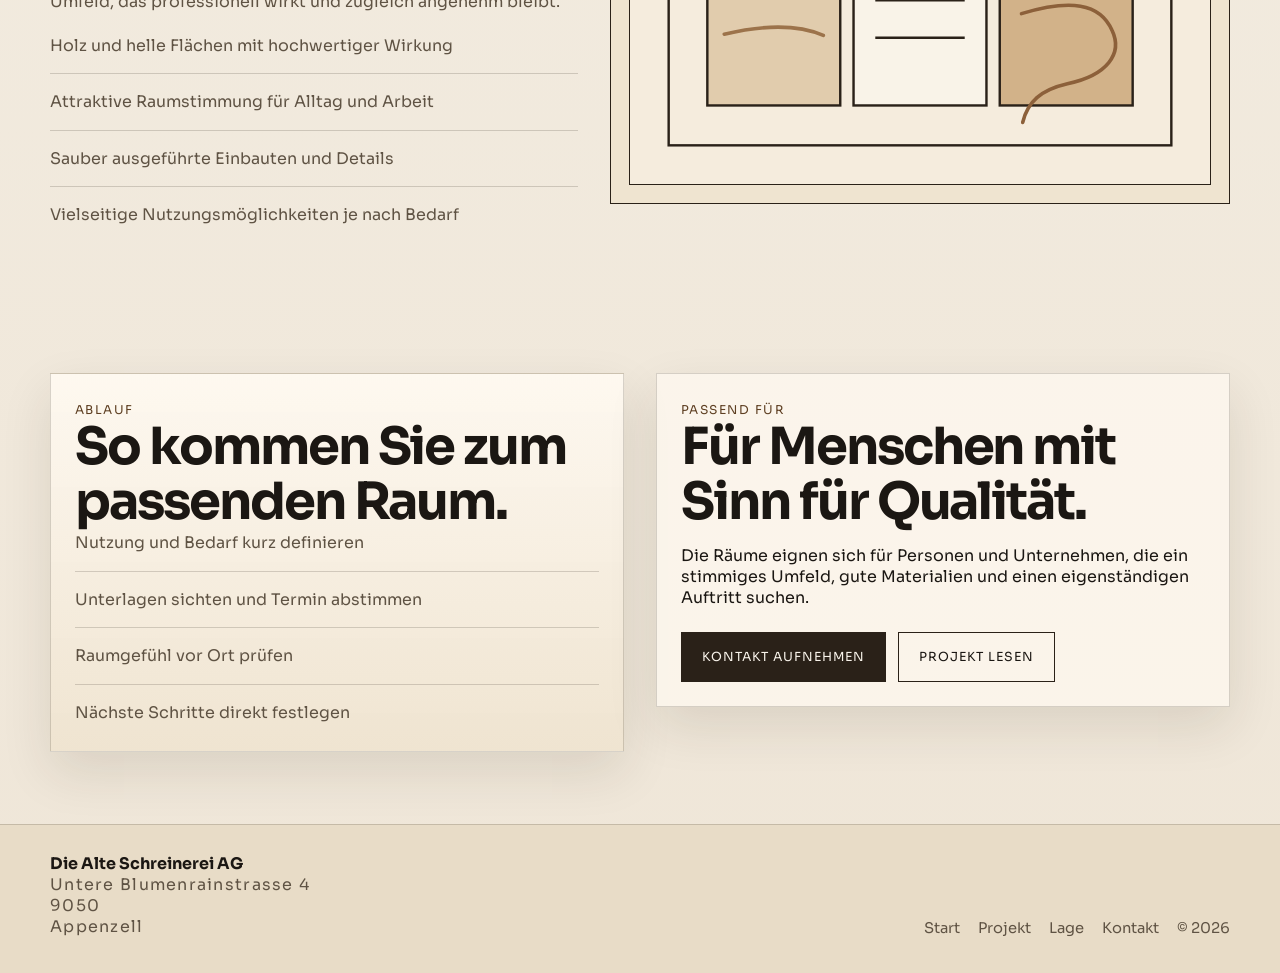
<file: raeume.html>
<!DOCTYPE html>
<html lang="de">
<head>
  <meta charset="utf-8">
  <meta name="viewport" content="width=device-width, initial-scale=1">
  <title>Räume | Die Alte Schreinerei AG</title>
  <meta name="description" content="Wohn- und Gewerberäume von Die Alte Schreinerei AG in Appenzell: klar organisiert, materialbewusst und flexibel nutzbar.">
  <link rel="preconnect" href="https://fonts.googleapis.com">
  <link rel="preconnect" href="https://fonts.gstatic.com" crossorigin>
  <link href="https://fonts.googleapis.com/css2?family=Sora:wght@400;500;600;700&display=swap" rel="stylesheet">
  <link rel="stylesheet" href="styles.css">
</head>
<body data-page="raeume">
  <div class="site-shell">
    <header class="site-header">
      <div class="header-inner">
        <a class="brand-mark" href="index.html" aria-label="Die Alte Schreinerei AG Startseite">
          <span class="brand-copy">
            <strong>Die Alte Schreinerei AG</strong>
            <span>Appenzell</span>
          </span>
        </a>
        <button class="nav-toggle" type="button" aria-expanded="false" aria-controls="site-menu">Menü</button>
        <nav class="site-nav" id="site-menu" aria-label="Hauptnavigation">
          <a href="index.html">Start</a>
          <a href="projekt.html">Projekt</a>
          <a href="raeume.html" aria-current="page">Räume</a>
          <a href="lage.html">Lage</a>
          <a href="kontakt.html">Kontakt</a>
        </nav>
      </div>
    </header>

    <main>
      <section class="hero">
        <div class="section-inner hero-grid">
          <div class="hero-copy">
            <span class="eyebrow">Räume</span>
            <h3 class="sr-only">Räume der Die Alte Schreinerei AG</h3>
            <h3 class="page-title">Räume für Wohnen, Arbeiten und neue Ideen.</h3>
            <p class="page-lead">Die Flächen bieten vielseitige Möglichkeiten für Menschen und Unternehmen, die ein Umfeld mit Charakter, Qualität und klarer Struktur schätzen.</p>
            <div class="button-row">
              <a class="button" href="kontakt.html">Interesse anmelden</a>
              <a class="button button-secondary" href="lage.html">Lage prüfen</a>
            </div>
          </div>
          <div class="hero-visual">
            <img src="assets/spaces-panel.svg" alt="Schematische Grundrisse mit klaren Raumzonen">
            <div class="visual-caption">
              <span>Wohnen</span>
              <span>Atelier</span>
              <span>Nebenräume</span>
            </div>
          </div>
        </div>
      </section>

      <section class="section">
        <div class="section-inner">
          <div class="section-header">
            <span class="section-kicker">Nutzungsarten</span>
            <h3 class="section-title">Für unterschiedliche Nutzungen mit Anspruch.</h3>
          </div>
          <div class="card-grid">
            <article class="card">
              <h3>Wohnräume</h3>
              <p>Helle Räume mit angenehmer Atmosphäre und einer Ausstrahlung, die sofort überzeugt.</p>
            </article>
            <article class="card">
              <h3>Gewerbe und Atelier</h3>
              <p>Geeignet für Beratung, Atelier, Büro oder andere Nutzungen mit einem repräsentativen Anspruch.</p>
            </article>
            <article class="card">
              <h3>Nebenflächen</h3>
              <p>Praktisch organisierte Zusatzflächen ergänzen das Angebot und unterstützen eine komfortable Nutzung im Alltag.</p>
            </article>
          </div>
        </div>
      </section>

      <section class="section">
        <div class="section-inner split-grid">
          <div>
            <div class="section-header">
              <span class="section-kicker">Ausbau</span>
              <h3 class="section-title">Hochwertig ausgebaut und flexibel nutzbar.</h3>
            </div>
            <p class="section-copy">Hochwertige Oberflächen, warme Materialien und eine klare Struktur machen die Räume vielseitig einsetzbar. So entsteht ein Umfeld, das professionell wirkt und zugleich angenehm bleibt.</p>
            <ul class="bullet-list">
              <li>Holz und helle Flächen mit hochwertiger Wirkung</li>
              <li>Attraktive Raumstimmung für Alltag und Arbeit</li>
              <li>Sauber ausgeführte Einbauten und Details</li>
              <li>Vielseitige Nutzungsmöglichkeiten je nach Bedarf</li>
            </ul>
          </div>
          <div class="panel-visual">
            <img src="assets/material-panel.svg" alt="Grafik mit Materialfeldern und Holzstruktur">
          </div>
        </div>
      </section>

      <section class="section">
        <div class="section-inner content-grid">
          <div class="note-panel">
            <span class="section-kicker">Ablauf</span>
            <h3 class="section-title">So kommen Sie zum passenden Raum.</h3>
            <ul class="plain-list">
              <li>Nutzung und Bedarf kurz definieren</li>
              <li>Unterlagen sichten und Termin abstimmen</li>
              <li>Raumgefühl vor Ort prüfen</li>
              <li>Nächste Schritte direkt festlegen</li>
            </ul>
          </div>
          <div class="list-panel">
            <span class="section-kicker">Passend für</span>
            <h3 class="section-title">Für Menschen mit Sinn für Qualität.</h3>
            <p>Die Räume eignen sich für Personen und Unternehmen, die ein stimmiges Umfeld, gute Materialien und einen eigenständigen Auftritt suchen.</p>
            <div class="button-row" style="margin-top: 24px;">
              <a class="button" href="kontakt.html">Kontakt aufnehmen</a>
              <a class="button button-secondary" href="projekt.html">Projekt lesen</a>
            </div>
          </div>
        </div>
      </section>
    </main>

    <footer class="site-footer">
      <div class="footer-inner">
        <div>
          <div class="footer-brand">
            <strong>Die Alte Schreinerei AG</strong>
            <span>Untere Blumenrainstrasse 4<br>9050<br>Appenzell</span>
          </div>
        </div>
        <div class="footer-links">
          <a href="index.html">Start</a>
          <a href="projekt.html">Projekt</a>
          <a href="lage.html">Lage</a>
          <a href="kontakt.html">Kontakt</a>
          <span>&copy; <span data-year></span></span>
        </div>
      </div>
    </footer>
  </div>
  <script src="site.js" defer></script>
</body>
</html>
</file>
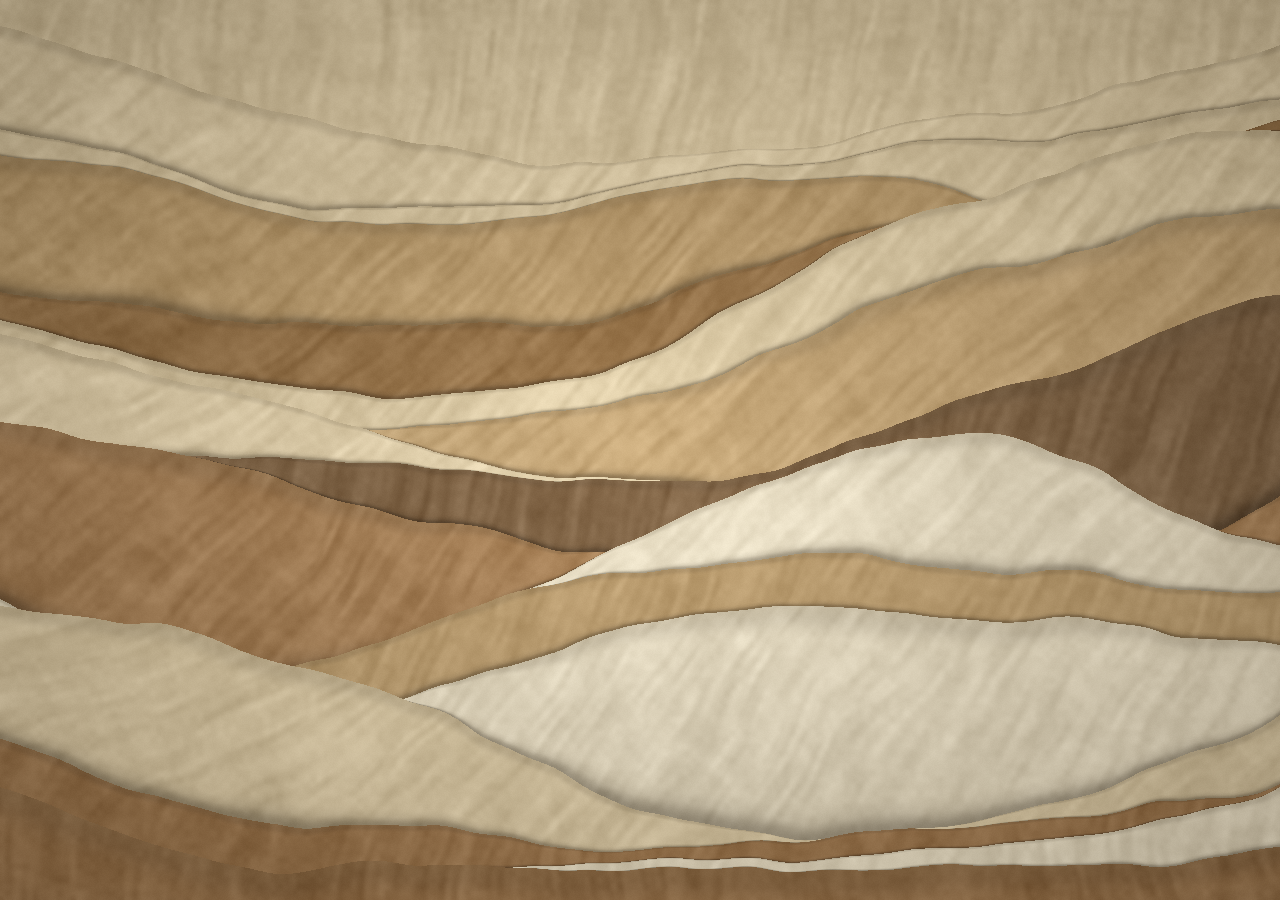
<file: assets/painted-strata.html>
<!DOCTYPE html>
<html lang="en">
<head>
<meta charset="UTF-8">
<meta name="viewport" content="width=device-width, initial-scale=1.0">
<title>Painted Strata</title>
<style>
  * { margin: 0; padding: 0; box-sizing: border-box; }
  html, body { width: 100%; height: 100%; overflow: hidden; background: #f3ede2; }
  canvas { display: block; width: 100vw; height: 100vh; }
</style>
</head>
<body>
<canvas id="canvas"></canvas>
<script>
// ─────────────────────────────────────────────
// Golden Sediment — Layered sedimentary strata with tectonic deformation
// ─────────────────────────────────────────────
(function () {
  var canvas = document.getElementById('canvas');
  var prefersReduced = window.matchMedia('(prefers-reduced-motion: reduce)').matches;

  var gl = canvas.getContext('webgl', { alpha: true, antialias: false, preserveDrawingBuffer: false });
  if (!gl) return;

  var vertSrc = [
    'attribute vec2 a_pos;',
    'void main() { gl_Position = vec4(a_pos, 0.0, 1.0); }'
  ].join('\n');

  var fragSrc = [
    'precision highp float;',
    'uniform float u_time;',
    'uniform vec2 u_res;',
    'uniform float u_foldSpeed;',
    'uniform float u_layerCount;',
    'uniform vec2 u_mouse;',
    '',
    '// ── Hash functions ──',
    'float hash11(float p) {',
    '  p = fract(p * 0.1031);',
    '  p *= p + 33.33;',
    '  p *= p + p;',
    '  return fract(p);',
    '}',
    '',
    'float hash21(vec2 p) {',
    '  vec3 p3 = fract(vec3(p.xyx) * 0.1031);',
    '  p3 += dot(p3, p3.yzx + 33.33);',
    '  return fract((p3.x + p3.y) * p3.z);',
    '}',
    '',
    'vec2 hash22(vec2 p) {',
    '  vec3 p3 = fract(vec3(p.xyx) * vec3(0.1031, 0.1030, 0.0973));',
    '  p3 += dot(p3, p3.yzx + 33.33);',
    '  return fract((p3.xx + p3.yz) * p3.zy);',
    '}',
    '',
    '// ── Simplex-like value noise ──',
    'float vnoise(vec2 p) {',
    '  vec2 i = floor(p);',
    '  vec2 f = fract(p);',
    '  f = f * f * (3.0 - 2.0 * f);',
    '  float a = hash21(i);',
    '  float b = hash21(i + vec2(1.0, 0.0));',
    '  float c = hash21(i + vec2(0.0, 1.0));',
    '  float d = hash21(i + vec2(1.0, 1.0));',
    '  return mix(mix(a, b, f.x), mix(c, d, f.x), f.y);',
    '}',
    '',
    '// ── FBM ──',
    'float fbm(vec2 p) {',
    '  float v = 0.0;',
    '  float a = 0.5;',
    '  vec2 shift = vec2(100.0);',
    '  mat2 rot = mat2(cos(0.5), sin(0.5), -sin(0.5), cos(0.5));',
    '  for (int i = 0; i < 5; i++) {',
    '    v += a * vnoise(p);',
    '    p = rot * p * 2.0 + shift;',
    '    a *= 0.5;',
    '  }',
    '  return v;',
    '}',
    '',
    '// ── Domain warp for tectonic deformation ──',
    'vec2 tectonicWarp(vec2 uv, float t) {',
    '  float slow = t * 0.15;',
    '  // Large-scale folding',
    '  float warpX = fbm(uv * 1.5 + vec2(slow * 0.7, slow * 0.3)) - 0.5;',
    '  float warpY = fbm(uv * 1.5 + vec2(slow * 0.5 + 50.0, slow * 0.8 + 30.0)) - 0.5;',
    '  // Compression waves',
    '  float compress = sin(uv.x * 2.0 + slow * 0.4) * 0.08;',
    '  // Shearing',
    '  float shear = sin(uv.y * 3.0 + slow * 0.6) * 0.06;',
    '  return vec2(',
    '    uv.x + warpX * 0.25 + shear,',
    '    uv.y + warpY * 0.18 + compress',
    '  );',
    '}',
    '',
    '// ── Layer boundary function ──',
    'float layerBoundary(float x, float baseY, float idx, float t) {',
    '  float h1 = hash11(idx * 7.13);',
    '  float h2 = hash11(idx * 13.37);',
    '  float h3 = hash11(idx * 23.71);',
    '  float freq1 = 1.5 + h1 * 2.5;',
    '  float freq2 = 3.0 + h2 * 3.0;',
    '  float amp1 = 0.04 + h1 * 0.06;',
    '  float amp2 = 0.015 + h2 * 0.025;',
    '  float phase1 = t * (0.1 + h3 * 0.15);',
    '  float phase2 = t * (0.08 + h1 * 0.12);',
    '  // Main fold',
    '  float fold = amp1 * sin(x * freq1 + phase1 + h2 * 6.28);',
    '  // Secondary ripple',
    '  fold += amp2 * sin(x * freq2 + phase2 + h3 * 6.28);',
    '  // Noise-based deformation for organic feel',
    '  fold += 0.02 * vnoise(vec2(x * 4.0 + h1 * 100.0, t * 0.2 + idx));',
    '  return baseY + fold;',
    '}',
    '',
    '// ── Earth tone palette ──',
    'vec3 stratumColor(float idx, float maxLayers) {',
    '  // 7 earth tone colors',
    '  vec3 colors[7];',
    '  colors[0] = vec3(145.0, 105.0, 60.0) / 255.0;   // Warm umber',
    '  colors[1] = vec3(190.0, 155.0, 105.0) / 255.0;  // Muted amber',
    '  colors[2] = vec3(215.0, 195.0, 155.0) / 255.0;  // Parchment',
    '  colors[3] = vec3(225.0, 205.0, 165.0) / 255.0;  // Pale straw',
    '  colors[4] = vec3(115.0, 85.0, 55.0) / 255.0;    // Dark walnut',
    '  colors[5] = vec3(165.0, 120.0, 75.0) / 255.0;   // Soft sienna',
    '  colors[6] = vec3(230.0, 218.0, 190.0) / 255.0;  // Warm cream',
    '  // Pick from palette using hashed index',
    '  float h = hash11(idx * 17.31 + 3.7);',
    '  int ci = int(mod(floor(h * 7.0), 7.0));',
    '  vec3 base;',
    '  if (ci == 0) base = colors[0];',
    '  else if (ci == 1) base = colors[1];',
    '  else if (ci == 2) base = colors[2];',
    '  else if (ci == 3) base = colors[3];',
    '  else if (ci == 4) base = colors[4];',
    '  else if (ci == 5) base = colors[5];',
    '  else base = colors[6];',
    '  // Slight per-layer variation',
    '  float h2 = hash11(idx * 31.17);',
    '  base += (h2 - 0.5) * 0.06;',
    '  return base;',
    '}',
    '',
    '// ── Grain texture per layer — washi paper fibers ──',
    'float grainTexture(vec2 uv, float layerIdx) {',
    '  float h = hash11(layerIdx * 41.93);',
    '  float h2 = hash11(layerIdx * 67.19);',
    '  float intensity = 0.0;',
    '  // Primary fiber direction per layer (varies by layer)',
    '  float fiberAngle = h * 3.14 * 0.3;',
    '  float ca = cos(fiberAngle), sa = sin(fiberAngle);',
    '  vec2 rotUV = vec2(uv.x * ca - uv.y * sa, uv.x * sa + uv.y * ca);',
    '  // Long directional fibers (stretched noise)',
    '  float fiber1 = vnoise(vec2(rotUV.x * 120.0, rotUV.y * 18.0) + layerIdx * 30.0);',
    '  float fiber2 = vnoise(vec2(rotUV.x * 80.0, rotUV.y * 12.0) + layerIdx * 50.0 + 100.0);',
    '  intensity = fiber1 * 0.08 + fiber2 * 0.05;',
    '  // Softer cross-fibers',
    '  float cross = vnoise(vec2(rotUV.x * 15.0, rotUV.y * 70.0) + layerIdx * 40.0);',
    '  intensity += cross * 0.03;',
    '  // Subtle overall paper texture',
    '  intensity += vnoise(uv * 50.0 + layerIdx * 25.0) * 0.025;',
    '  return intensity - 0.04;',
    '}',
    '',
    '// ── Crystalline sparkles ──',
    'float sparkle(vec2 uv, float t, float layerIdx) {',
    '  float h = hash11(layerIdx * 53.71);',
    '  // Only some layers have crystals',
    '  if (h < 0.4) return 0.0;',
    '  float density = 60.0 + h * 80.0;',
    '  vec2 cell = floor(uv * density);',
    '  vec2 cellHash = hash22(cell + layerIdx * 7.0);',
    '  // Position within cell',
    '  vec2 cellUV = fract(uv * density);',
    '  vec2 sparklePos = cellHash;',
    '  float dist = length(cellUV - sparklePos);',
    '  // Time-varying twinkle',
    '  float phase = cellHash.x * 6.28 + cellHash.y * 3.14;',
    '  float twinkle = sin(t * (2.0 + cellHash.x * 4.0) + phase);',
    '  float threshold = 0.7 + twinkle * 0.25;',
    '  float sparkleVal = smoothstep(threshold, threshold + 0.05, cellHash.x * cellHash.y + 0.3);',
    '  // Sharp point of light',
    '  sparkleVal *= smoothstep(0.06, 0.01, dist);',
    '  return sparkleVal * 0.8;',
    '}',
    '',
    '// ── Cross-cutting faults ──',
    'float faultDisplacement(vec2 uv, float t) {',
    '  float totalDisp = 0.0;',
    '  // 3 fault lines',
    '  for (int i = 0; i < 3; i++) {',
    '    float fi = float(i);',
    '    float h1 = hash11(fi * 71.13 + 5.0);',
    '    float h2 = hash11(fi * 97.31 + 11.0);',
    '    float h3 = hash11(fi * 37.71 + 17.0);',
    '    // Fault line: diagonal line across the view',
    '    float angle = 0.5 + h1 * 1.2;  // 30-90 degrees',
    '    float offset = h2 * 2.0 - 1.0;',
    '    float ca = cos(angle), sa = sin(angle);',
    '    float lineVal = (uv.x - 0.5) * ca + (uv.y - 0.5) * sa + offset * 0.3;',
    '    // Add noise to make fault line irregular',
    '    lineVal += vnoise(vec2(uv.x * 8.0 + fi * 50.0, uv.y * 8.0 + t * 0.05)) * 0.02;',
    '    // Sharp step with thin transition',
    '    float faultWidth = 0.003 + h3 * 0.004;',
    '    float side = smoothstep(-faultWidth, faultWidth, lineVal);',
    '    // Displacement amount varies slowly with time',
    '    float dispAmount = (0.01 + h3 * 0.02) * sin(t * 0.08 + fi * 2.0);',
    '    totalDisp += side * dispAmount;',
    '  }',
    '  return totalDisp;',
    '}',
    '',
    '// ── Fault line visibility (thin dark lines) ──',
    'float faultLine(vec2 uv, float t) {',
    '  float line = 0.0;',
    '  for (int i = 0; i < 3; i++) {',
    '    float fi = float(i);',
    '    float h1 = hash11(fi * 71.13 + 5.0);',
    '    float h2 = hash11(fi * 97.31 + 11.0);',
    '    float angle = 0.5 + h1 * 1.2;',
    '    float offset = h2 * 2.0 - 1.0;',
    '    float ca = cos(angle), sa = sin(angle);',
    '    float lineVal = (uv.x - 0.5) * ca + (uv.y - 0.5) * sa + offset * 0.3;',
    '    lineVal += vnoise(vec2(uv.x * 8.0 + fi * 50.0, uv.y * 8.0 + t * 0.05)) * 0.02;',
    '    // Thin dark line at fault',
    '    float faultVis = 1.0 - smoothstep(0.0, 0.004, abs(lineVal));',
    '    line = max(line, faultVis * 0.4);',
    '  }',
    '  return line;',
    '}',
    '',
    'void main() {',
    '  vec2 uv = gl_FragCoord.xy / u_res;',
    '  float aspect = u_res.x / u_res.y;',
    '  vec2 uvAspect = vec2(uv.x * aspect, uv.y);',
    '',
    '  float t = u_time * u_foldSpeed;',
    '  float layerCount = floor(u_layerCount);',
    '',
    '  // Apply tectonic domain warp',
    '  vec2 warped = tectonicWarp(uvAspect, t);',
    '',
    '  // Mouse parallax offset (each layer shifts differently)',
    '  vec2 mOff = vec2(0.0);',
    '  if (u_mouse.x >= 0.0) {',
    '    mOff = (u_mouse - 0.5) * vec2(-0.12, -0.06);',
    '  }',
    '',
    '  // Determine which layer this pixel is in',
    '  float layerSpacing = 1.0 / (layerCount + 1.0);',
    '  float currentLayer = -1.0;',
    '  float layerPos = 0.0;  // 0-1 position within current layer',
    '',
    '  // Compute boundaries and find current layer',
    '  float prevBound = -0.2;  // below screen',
    '  for (int i = 0; i < 24; i++) {',
    '    if (float(i) >= layerCount) break;',
    '    float fi = float(i);',
    '    float baseY = (fi + 1.0) * layerSpacing;',
    '    // Per-layer parallax: deeper layers shift more',
    '    float layerDepth = fi / layerCount;',
    '    float px = warped.x + mOff.x * (0.3 + layerDepth * 1.5);',
    '    float bound = layerBoundary(px, baseY, fi, t);',
    '    bound += mOff.y * (0.1 + layerDepth * 0.4);',
    '    if (warped.y >= prevBound && warped.y < bound) {',
    '      currentLayer = fi;',
    '      float thickness = bound - prevBound;',
    '      layerPos = (warped.y - prevBound) / max(thickness, 0.001);',
    '      break;',
    '    }',
    '    prevBound = bound;',
    '  }',
    '  // Top layer catches everything above last boundary',
    '  if (currentLayer < 0.0) {',
    '    currentLayer = layerCount;',
    '    layerPos = 0.5;',
    '  }',
    '',
    '  // Get stratum color',
    '  vec3 col = stratumColor(currentLayer, layerCount);',
    '',
    '  // Add grain texture',
    '  float grain = grainTexture(warped, currentLayer);',
    '  col += grain;',
    '',
    '  // Subtle shading at layer boundaries (darker at edges, lighter in middle)',
    '  float edgeShade = smoothstep(0.0, 0.15, layerPos) * smoothstep(1.0, 0.85, layerPos);',
    '  col *= 0.85 + 0.15 * edgeShade;',
    '',
    '  // Paper edge shadow — soft shadow at bottom of each layer',
    '  float edgeShadow = smoothstep(0.0, 0.08, layerPos);',
    '  col *= 0.82 + 0.18 * edgeShadow;',
    '  // Slight highlight at top edge (paper catching light)',
    '  float topHighlight = smoothstep(1.0, 0.92, layerPos);',
    '  col += vec3(0.04, 0.035, 0.025) * (1.0 - topHighlight);',
    '',
    '  // Subtle vignette',
    '  float vig = 1.0 - 0.3 * length((uv - 0.5) * 1.5);',
    '  col *= vig;',
    '',
    '  // Overall paper texture overlay (uniform across all layers)',
    '  float paperTex = vnoise(gl_FragCoord.xy * 0.15) * 0.03;',
    '  paperTex += (hash21(gl_FragCoord.xy + fract(u_time * 0.1) * 1000.0) - 0.5) * 0.015;',
    '  col += paperTex;',
    '',
    '  // Slightly desaturate for natural dyed paper feel',
    '  float lum = dot(col, vec3(0.299, 0.587, 0.114));',
    '  col = mix(vec3(lum), col, 0.82);',
    '',
    '  // Warm tone adjustment',
    '  col = pow(col, vec3(0.95, 1.0, 1.08));',
    '',
    '  gl_FragColor = vec4(col, 1.0);',
    '}',
  ].join('\n');

  function compile(type, src) {
    var s = gl.createShader(type);
    gl.shaderSource(s, src);
    gl.compileShader(s);
    if (!gl.getShaderParameter(s, gl.COMPILE_STATUS)) {
      console.error(gl.getShaderInfoLog(s));
    }
    return s;
  }

  var prog = gl.createProgram();
  gl.attachShader(prog, compile(gl.VERTEX_SHADER, vertSrc));
  gl.attachShader(prog, compile(gl.FRAGMENT_SHADER, fragSrc));
  gl.linkProgram(prog);
  gl.useProgram(prog);

  var buf = gl.createBuffer();
  gl.bindBuffer(gl.ARRAY_BUFFER, buf);
  gl.bufferData(gl.ARRAY_BUFFER, new Float32Array([-1, -1, 3, -1, -1, 3]), gl.STATIC_DRAW);
  var aPos = gl.getAttribLocation(prog, 'a_pos');
  gl.enableVertexAttribArray(aPos);
  gl.vertexAttribPointer(aPos, 2, gl.FLOAT, false, 0, 0);

  var uTime = gl.getUniformLocation(prog, 'u_time');
  var uRes = gl.getUniformLocation(prog, 'u_res');
  var uFoldSpeed = gl.getUniformLocation(prog, 'u_foldSpeed');
  var uLayerCount = gl.getUniformLocation(prog, 'u_layerCount');
  var uMouse = gl.getUniformLocation(prog, 'u_mouse');

  var foldSpeedVal = 0.5;
  var layerCountVal = 16.0;
  var mouseX = -1.0, mouseY = -1.0;
  var smoothMX = -1.0, smoothMY = -1.0;

  var dpr = Math.min(window.devicePixelRatio || 1, 1.5);
  var needsResize = true;
  var running = true;

  function resize() {
    needsResize = false;
    var w = Math.round(canvas.clientWidth * dpr);
    var h = Math.round(canvas.clientHeight * dpr);
    if (canvas.width !== w || canvas.height !== h) {
      canvas.width = w;
      canvas.height = h;
      gl.viewport(0, 0, w, h);
      gl.uniform2f(uRes, canvas.width, canvas.height);
    }
  }

  function render(now) {
    if (!running) { requestAnimationFrame(render); return; }
    if (needsResize) resize();
    gl.uniform1f(uTime, prefersReduced ? 0.0 : now * 0.001);
    gl.uniform1f(uFoldSpeed, foldSpeedVal);
    gl.uniform1f(uLayerCount, layerCountVal);
    if (mouseX >= 0.0) {
      smoothMX += (mouseX - smoothMX) * 0.06;
      smoothMY += (mouseY - smoothMY) * 0.06;
    } else {
      smoothMX = -1.0; smoothMY = -1.0;
    }
    gl.uniform2f(uMouse, smoothMX, smoothMY);
    gl.drawArrays(gl.TRIANGLES, 0, 3);
    requestAnimationFrame(render);
  }

  window.addEventListener('resize', function () {
    needsResize = true;
  });

  resize();

  requestAnimationFrame(render);

  canvas.addEventListener('mousemove', function (e) {
    mouseX = e.clientX / canvas.clientWidth;
    mouseY = 1.0 - e.clientY / canvas.clientHeight;
  });
  canvas.addEventListener('mouseleave', function () {
    mouseX = -1.0; mouseY = -1.0;
  });
  canvas.addEventListener('touchstart', function (e) {
    e.preventDefault();
    var touch = e.touches[0];
    mouseX = touch.clientX / canvas.clientWidth;
    mouseY = 1.0 - touch.clientY / canvas.clientHeight;
  }, { passive: false });
  canvas.addEventListener('touchmove', function (e) {
    e.preventDefault();
    var touch = e.touches[0];
    mouseX = touch.clientX / canvas.clientWidth;
    mouseY = 1.0 - touch.clientY / canvas.clientHeight;
  }, { passive: false });
  canvas.addEventListener('touchend', function () {
    mouseX = -1.0; mouseY = -1.0;
  });

  // ── Pause when offscreen ──
  document.addEventListener('visibilitychange', function () {
    running = !document.hidden;
  });

  // ── PostMessage API for parameter control ──
  window.addEventListener('message', function (e) {
    if (e.data && e.data.type === 'param') {
      switch (e.data.name) {
        case 'FOLD_SPEED': foldSpeedVal = e.data.value; break;
        case 'LAYER_COUNT': layerCountVal = e.data.value; break;
      }
    }
  });
})();
</script>
</body>
</html>
</file>
<file: styles.css>
:root {
  --bg: #f3ede2;
  --surface: #efe4d0;
  --surface-strong: #d7c2a1;
  --panel: #fffaf2;
  --line: #2a2118;
  --line-soft: rgba(42, 33, 24, 0.18);
  --text: #1b1713;
  --muted: #5f5344;
  --accent: #8e623a;
  --accent-deep: #5e3f22;
  --glow: rgba(214, 189, 147, 0.46);
  --shadow: 0 20px 48px rgba(50, 37, 21, 0.11);
  --max-width: 1180px;
}

*,
*::before,
*::after {
  box-sizing: border-box;
}

html {
  scroll-behavior: smooth;
}

body {
  margin: 0;
  font-family: "Sora", sans-serif;
  background:
    radial-gradient(circle at top right, rgba(231, 213, 182, 0.82), transparent 32%),
    linear-gradient(180deg, #f8f3eb 0%, var(--bg) 34%, #efe6d8 100%);
  color: var(--text);
}

img {
  display: block;
  max-width: 100%;
}

a {
  color: inherit;
  text-decoration: none;
}

button,
input,
textarea {
  font: inherit;
}

.sr-only {
  position: absolute;
  width: 1px;
  height: 1px;
  padding: 0;
  margin: -1px;
  overflow: hidden;
  clip: rect(0, 0, 0, 0);
  white-space: nowrap;
  border: 0;
}

.site-shell {
  min-height: 100vh;
}

.site-header {
  position: sticky;
  top: 0;
  z-index: 20;
  backdrop-filter: blur(10px);
  background: rgba(243, 237, 226, 0.96);
  border-bottom: 1px solid var(--line-soft);
}

.header-inner,
.section-inner,
.footer-inner {
  width: min(calc(100% - 32px), var(--max-width));
  margin: 0 auto;
}

.header-inner {
  display: flex;
  align-items: center;
  justify-content: space-between;
  min-height: 78px;
  gap: 24px;
}

.brand-mark {
  display: inline-flex;
  align-items: center;
  gap: 16px;
  font-size: 0.85rem;
  text-transform: uppercase;
  letter-spacing: 0.14em;
}

.brand-mark::before {
  content: "";
  width: 44px;
  height: 44px;
  flex: 0 0 auto;
  border: 2px solid var(--line);
  background:
    linear-gradient(90deg, transparent 0 28%, var(--line) 28% 30%, transparent 30% 62%, var(--line) 62% 64%, transparent 64%),
    linear-gradient(180deg, transparent 0 28%, var(--line) 28% 30%, transparent 30% 62%, var(--line) 62% 64%, transparent 64%);
}

.brand-copy strong,
.hero-block strong,
.detail-card strong,
.metric-value,
.contact-card strong,
.footer-brand strong {
  display: block;
  font-weight: 700;
}

.brand-copy span,
.footer-brand span {
  display: block;
  color: var(--muted);
  letter-spacing: 0.08em;
}

.nav-toggle {
  display: none;
  border: 1px solid var(--line);
  background: transparent;
  padding: 10px 14px;
  text-transform: uppercase;
  letter-spacing: 0.08em;
  cursor: pointer;
}

.site-nav {
  display: flex;
  align-items: center;
  gap: 24px;
}

.site-nav a {
  padding: 10px 0;
  font-size: 0.95rem;
  color: var(--muted);
  position: relative;
}

.site-nav a::after {
  content: "";
  position: absolute;
  left: 0;
  bottom: 0;
  width: 100%;
  height: 2px;
  background: var(--accent);
  transform: scaleX(0);
  transform-origin: left;
  transition: transform 160ms ease;
}

.site-nav a:hover::after,
.site-nav a[aria-current="page"]::after {
  transform: scaleX(1);
}

.site-nav a[aria-current="page"] {
  color: var(--text);
}

.button-row {
  display: flex;
  flex-wrap: wrap;
  gap: 12px;
}

.button {
  display: inline-flex;
  align-items: center;
  justify-content: center;
  min-height: 50px;
  padding: 0 20px;
  border: 1px solid var(--line);
  background: var(--line);
  color: #f9f4eb;
  text-transform: uppercase;
  letter-spacing: 0.08em;
  font-size: 0.78rem;
}

.button:hover {
  background: #3b2f23;
}

.button-secondary {
  background: transparent;
  color: var(--text);
}

.button-secondary:hover {
  background: rgba(42, 33, 24, 0.06);
}

.hero {
  position: relative;
  overflow: hidden;
  border-bottom: 1px solid var(--line-soft);
  background:
    linear-gradient(180deg, #f3ede2 0%, #f3ede2 16%, #f4ecde 36%, #efdfc4 100%);
}

.hero::before,
.hero::after {
  content: "";
  position: absolute;
  inset: 0;
  pointer-events: none;
}

.hero::before {
  background:
    linear-gradient(180deg, rgba(243, 237, 226, 1) 0%, rgba(243, 237, 226, 0.92) 16%, rgba(243, 237, 226, 0.42) 34%, rgba(243, 237, 226, 0) 56%),
    radial-gradient(circle at 72% 24%, rgba(255, 247, 230, 0.52), transparent 14%),
    radial-gradient(circle at 79% 24%, rgba(216, 178, 124, 0.18), transparent 26%),
    radial-gradient(circle at 88% 20%, rgba(143, 110, 73, 0.07), transparent 18%);
}

.hero::after {
  background:
    linear-gradient(180deg, rgba(255, 250, 242, 0.68) 0%, rgba(255, 250, 242, 0.2) 26%, rgba(255, 250, 242, 0) 52%),
    linear-gradient(90deg, rgba(255, 250, 242, 0.48) 0%, rgba(255, 250, 242, 0.1) 52%, transparent 100%),
    repeating-linear-gradient(110deg, rgba(255, 246, 228, 0.09) 0 3px, transparent 3px 28px);
  opacity: 0.34;
  transform: translateX(6%) scale(1.02);
}

.hero-shader {
  position: absolute;
  inset: 0;
  z-index: 0;
  overflow: hidden;
}

.hero-shader::after {
  content: "";
  position: absolute;
  inset: 0;
  background:
    linear-gradient(90deg, rgba(243, 237, 226, 0.98) 0%, rgba(243, 237, 226, 0.88) 28%, rgba(243, 237, 226, 0.3) 52%, rgba(243, 237, 226, 0.1) 100%),
    linear-gradient(180deg, rgba(243, 237, 226, 0.92) 0%, rgba(243, 237, 226, 0.5) 16%, rgba(243, 237, 226, 0) 44%);
}

.hero-shader-frame {
  position: absolute;
  inset: -4% -8% -6% 28%;
  width: 84%;
  height: 112%;
  border: 0;
  opacity: 0.42;
  filter: sepia(0.18) saturate(0.88) brightness(1.03);
  transform: scale(1.08);
  pointer-events: none;
}

.hero-grid,
.split-grid,
.content-grid,
.contact-grid {
  display: grid;
  gap: 32px;
}

.hero-grid {
  grid-template-columns: 1.15fr 0.85fr;
  align-items: end;
  padding: 84px 0 72px;
  position: relative;
  z-index: 1;
}

.eyebrow {
  display: inline-block;
  margin-bottom: 18px;
  padding: 7px 10px;
  border: 1px solid var(--line);
  background: rgba(255, 250, 242, 0.58);
  font-size: 0.74rem;
  text-transform: uppercase;
  letter-spacing: 0.12em;
}

.hero-title,
.page-title,
.section-title {
  margin: 0;
  font-weight: 700;
  line-height: 1.08;
  letter-spacing: -0.04em;
}

.hero-title,
.page-title {
  font-size: clamp(2.35rem, 5.9vw, 4.35rem);
  max-width: 13ch;
}

.hero-copy p,
.intro-text,
.section-copy,
.detail-card p,
.card p,
.contact-card p,
.footer-note,
label,
textarea,
input,
li {
  color: var(--muted);
  line-height: 1.72;
}

.hero-copy p,
.page-lead,
.intro-text {
  font-size: 1.06rem;
  max-width: 62ch;
}

.hero-meta {
  display: grid;
  grid-template-columns: repeat(3, minmax(0, 1fr));
  gap: 14px;
  margin-top: 30px;
}

.hero-block,
.metric,
.card,
.detail-card,
.contact-card,
.note-panel,
.list-panel,
.form-panel {
  background: rgba(255, 250, 242, 0.72);
  border: 1px solid var(--line-soft);
  box-shadow: var(--shadow);
}

.hero-block {
  padding: 18px;
}

.hero-block span,
.metric-label {
  display: block;
  margin-top: 4px;
  font-size: 0.84rem;
  text-transform: uppercase;
  letter-spacing: 0.08em;
  color: var(--muted);
}

.hero-visual {
  position: relative;
  padding: 24px;
  border: 1px solid var(--line);
  background:
    linear-gradient(180deg, rgba(241, 228, 203, 0.94), rgba(219, 194, 152, 0.9)),
    var(--panel);
  box-shadow: 30px 30px 0 rgba(94, 63, 34, 0.1);
}

.hero-visual::before {
  content: "";
  position: absolute;
  inset: 16px;
  border: 1px solid rgba(42, 33, 24, 0.16);
}

.hero-visual img {
  width: 100%;
  border: 1px solid var(--line);
}

.visual-caption {
  display: flex;
  justify-content: space-between;
  gap: 18px;
  margin-top: 18px;
  padding-top: 18px;
  border-top: 1px solid rgba(42, 33, 24, 0.16);
  font-size: 0.88rem;
  text-transform: uppercase;
  letter-spacing: 0.08em;
  color: var(--muted);
}

.section {
  padding: 72px 0;
}

.section-tight {
  padding-top: 28px;
}

.section-header {
  display: grid;
  gap: 18px;
  margin-bottom: 30px;
}

.section-kicker {
  font-size: 0.76rem;
  text-transform: uppercase;
  letter-spacing: 0.12em;
  color: var(--accent-deep);
}

.section-title {
  font-size: clamp(2rem, 4vw, 3.2rem);
  max-width: 14ch;
}

.metric-grid,
.card-grid,
.detail-grid {
  display: grid;
  gap: 18px;
}

.metric-grid {
  grid-template-columns: repeat(4, minmax(0, 1fr));
}

.metric,
.card,
.detail-card,
.contact-card,
.note-panel,
.list-panel,
.form-panel {
  padding: 24px;
}

.metric-value {
  font-size: 1.5rem;
}

.card-grid {
  grid-template-columns: repeat(3, minmax(0, 1fr));
}

.card h3,
.detail-card h3,
.contact-card h3,
.form-panel h3 {
  margin: 0 0 14px;
  font-size: 1.15rem;
}

.card img {
  margin-bottom: 18px;
  border: 1px solid var(--line);
  background: var(--surface);
}

.split-grid {
  grid-template-columns: 0.92fr 1.08fr;
  align-items: center;
}

.panel-visual {
  padding: 18px;
  border: 1px solid var(--line);
  background: var(--surface);
}

.panel-visual img {
  border: 1px solid var(--line);
  background: #fcf7ef;
}

.bullet-list,
.plain-list {
  padding: 0;
  margin: 0;
  list-style: none;
}

.bullet-list li,
.plain-list li {
  padding: 14px 0;
  border-bottom: 1px solid var(--line-soft);
}

.bullet-list li:first-child,
.plain-list li:first-child {
  padding-top: 0;
}

.bullet-list li:last-child,
.plain-list li:last-child {
  padding-bottom: 0;
  border-bottom: 0;
}

.detail-grid {
  grid-template-columns: repeat(2, minmax(0, 1fr));
}

.detail-card small {
  display: inline-block;
  margin-bottom: 12px;
  font-size: 0.76rem;
  text-transform: uppercase;
  letter-spacing: 0.12em;
  color: var(--accent-deep);
}

.intro-band {
  border-top: 1px solid var(--line-soft);
  border-bottom: 1px solid var(--line-soft);
  background:
    linear-gradient(90deg, rgba(255, 250, 242, 0.88), rgba(215, 194, 161, 0.25)),
    var(--panel);
}

.content-grid {
  grid-template-columns: 1fr 1fr;
  align-items: start;
}

.note-panel {
  background: linear-gradient(180deg, rgba(255, 250, 242, 0.9), rgba(239, 228, 208, 0.92));
}

.location-grid {
  display: grid;
  grid-template-columns: 1.05fr 0.95fr;
  gap: 20px;
}

.address-block {
  padding: 22px;
  border: 1px solid var(--line);
  background: rgba(255, 250, 242, 0.82);
}

.address-block strong {
  display: block;
  margin-bottom: 8px;
  font-size: 1.15rem;
}

.contact-grid {
  grid-template-columns: 0.9fr 1.1fr;
  align-items: start;
}

.form-panel form {
  display: grid;
  gap: 16px;
}

.field-row {
  display: grid;
  grid-template-columns: 1fr 1fr;
  gap: 14px;
}

label {
  display: grid;
  gap: 8px;
  font-size: 0.94rem;
}

input,
textarea {
  width: 100%;
  border: 1px solid var(--line);
  background: #fffcf8;
  padding: 14px 16px;
  outline: 0;
}

input:focus,
textarea:focus {
  box-shadow: inset 0 0 0 1px var(--accent);
}

textarea {
  min-height: 170px;
  resize: vertical;
}

.site-footer {
  border-top: 1px solid var(--line-soft);
  background: #e8dcc7;
}

.footer-inner {
  display: grid;
  grid-template-columns: 1fr auto;
  gap: 24px;
  padding: 28px 0 36px;
  align-items: end;
}

.footer-note {
  max-width: 48ch;
}

.footer-links {
  display: flex;
  flex-wrap: wrap;
  gap: 18px;
  font-size: 0.92rem;
  color: var(--muted);
}

@media (max-width: 980px) {
  .hero-grid,
  .split-grid,
  .content-grid,
  .contact-grid,
  .location-grid {
    grid-template-columns: 1fr;
  }

  .metric-grid {
    grid-template-columns: repeat(2, minmax(0, 1fr));
  }

  .card-grid,
  .detail-grid {
    grid-template-columns: 1fr;
  }

  .hero-meta {
    grid-template-columns: 1fr;
  }

  .hero-title,
  .page-title {
    max-width: 10ch;
  }
}

@media (max-width: 760px) {
  .header-inner {
    min-height: 72px;
    gap: 14px;
  }

  .nav-toggle {
    display: inline-flex;
  }

  .site-nav {
    position: absolute;
    left: 16px;
    right: 16px;
    top: calc(100% + 12px);
    display: none;
    flex-direction: column;
    align-items: stretch;
    gap: 0;
    padding: 12px 16px;
    border: 1px solid var(--line);
    background: rgba(255, 250, 242, 0.98);
    box-shadow: var(--shadow);
  }

  .site-nav.is-open {
    display: flex;
  }

  .site-nav a {
    padding: 14px 0;
    border-bottom: 1px solid var(--line-soft);
  }

  .site-nav a:last-child {
    border-bottom: 0;
  }

  .hero-grid {
    padding: 56px 0 54px;
  }

  .section {
    padding: 56px 0;
  }

  .field-row,
  .footer-inner {
    grid-template-columns: 1fr;
  }
}
</file>
